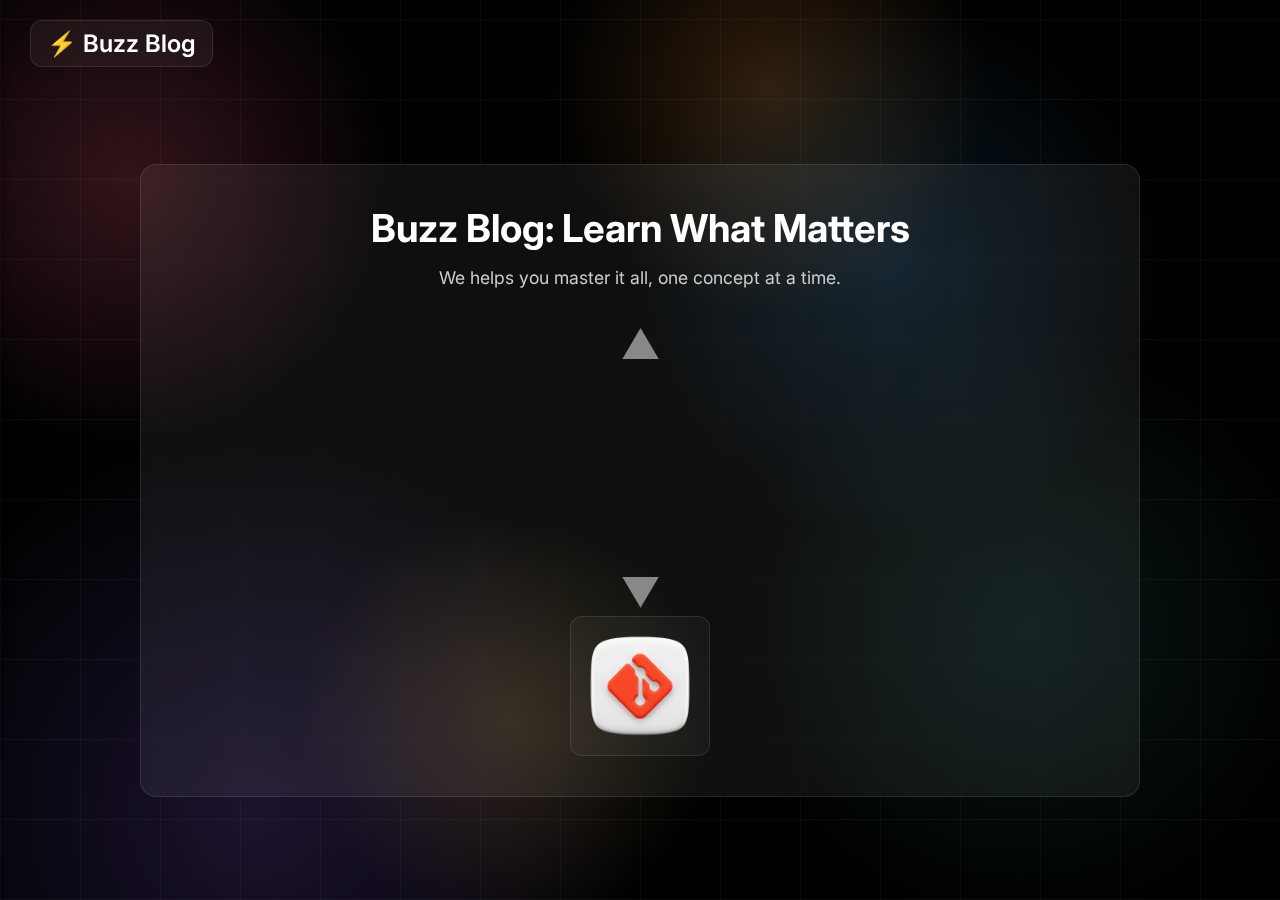
<file: index.html>
<!DOCTYPE html>
<html lang="en">

<head>
    <meta charset="UTF-8" />
    <meta name="viewport" content="width=device-width, initial-scale=1.0" />
    <title>Buzz Blog</title>
    <link rel="stylesheet" href="/assets/css/index.css" />
    <link href="https://fonts.googleapis.com/css2?family=Inter:wght@400;600&display=swap" rel="stylesheet">
</head>

<body>

    <div class="glass-floor"></div>

    <aside id="smartSidebar" class="smart-sidebar">
        <nav>
            <ul>
                <li><a href="/index.html">🏠 Home</a></li>
                <li><a href="/about.html">📖 About</a></li>
            </ul>
        </nav>
    </aside>


    <header class="logo-bar">
        <div class="logo">⚡ Buzz Blog</div>
    </header>

    <section class="hero-section">
        <div class="hero-content">
            <h1>Buzz Blog: Learn What Matters</h1>
            <p>We helps you master it all, one concept at a time.</p>
            <section class="vertical-wrapper">
                <div class="nav-arrow up-arrow">▲</div>

                <section class="vertical-slider" tabindex="0">
                    <a href="/topics/oops.html" class="topic-slide">OOPS</a>
                    <a href="/topics/git.html" class="topic-slide">Git</a>
                    <a href="/topics/databases.html" class="topic-slide">Database Managment System</a>
                    <a href="/topics/distributed-systems.html" class="topic-slide">Distributed Systems</a>
                    <a href="/topics/system-design.html" class="topic-slide">System Design</a>
                </section>

                <div class="nav-arrow down-arrow">▼</div>
            </section>

            <div class="icon-display">
                <img id="topic-icon" src="/assets/icons/git.png" alt="Topic Icon" />
            </div>
        </div>

    </section>




    <script src="/assets/js/index.js" defer></script>
</body>

</html>
</file>
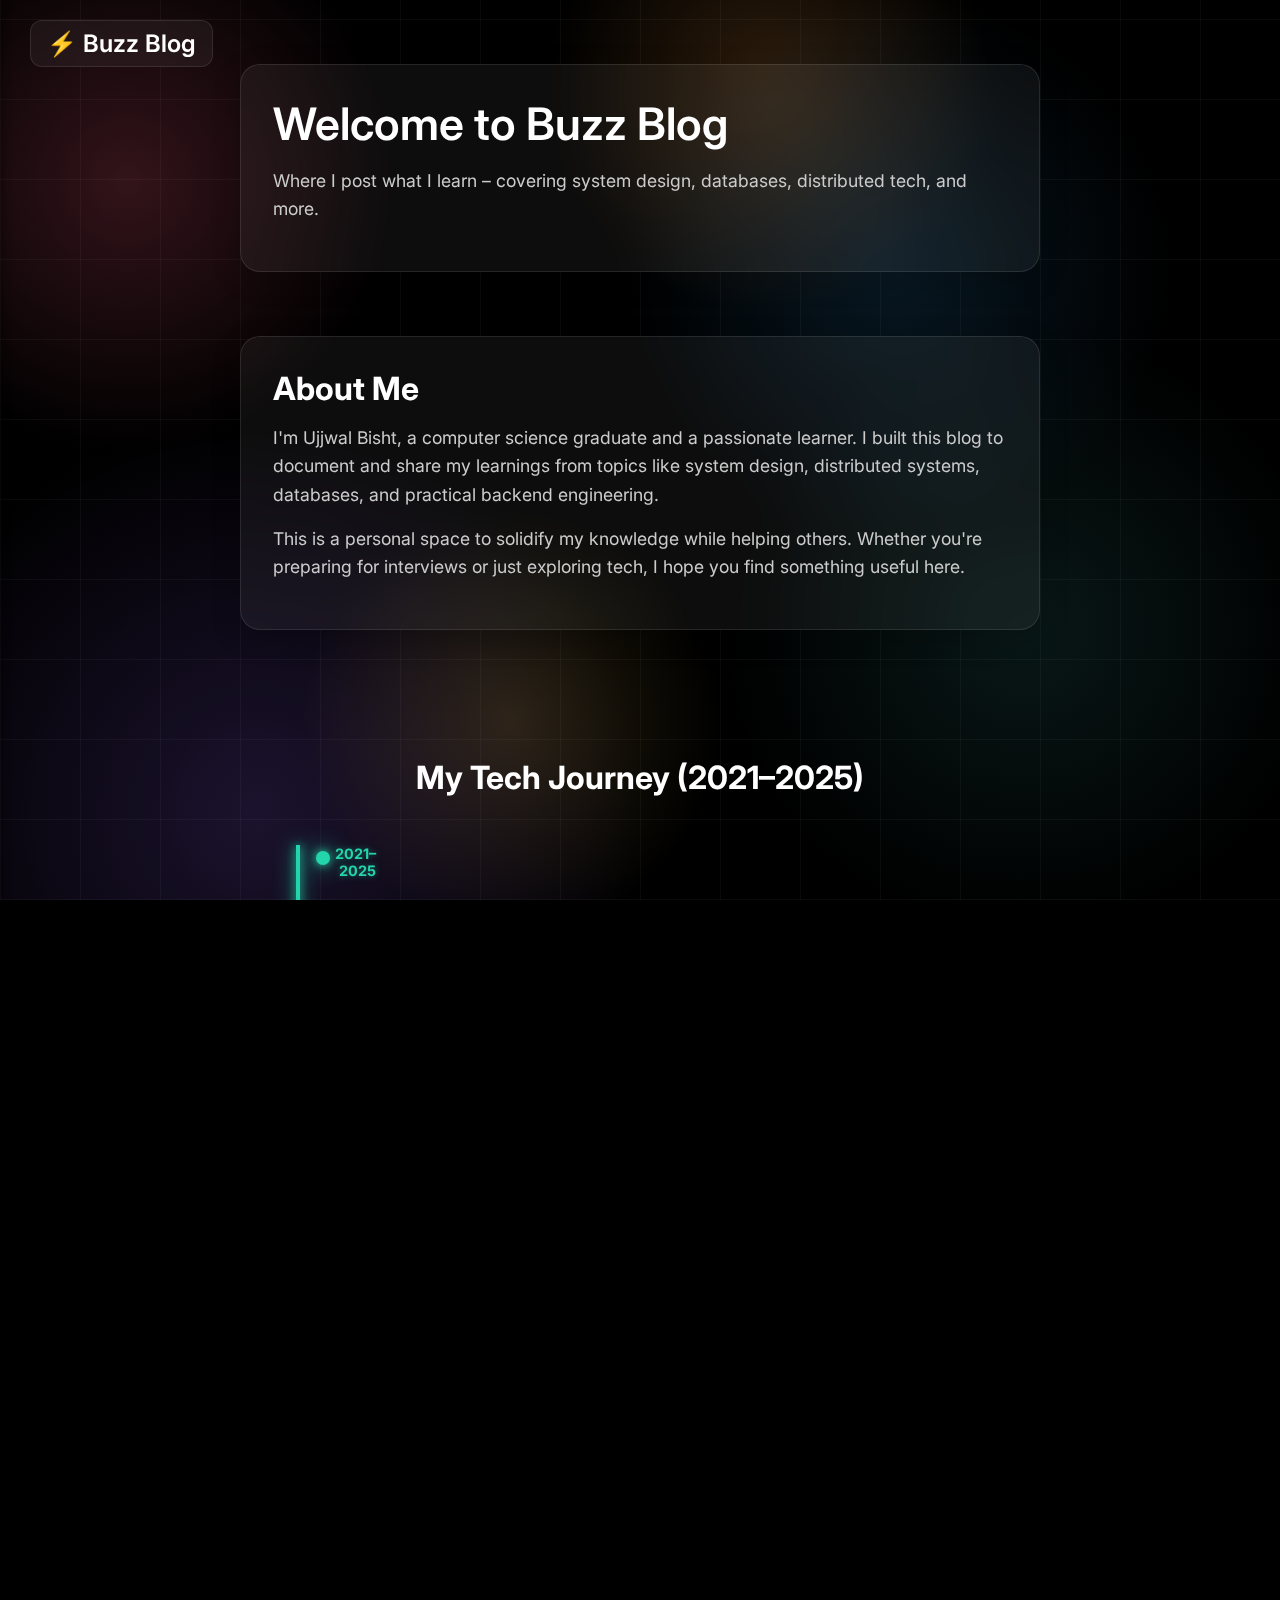
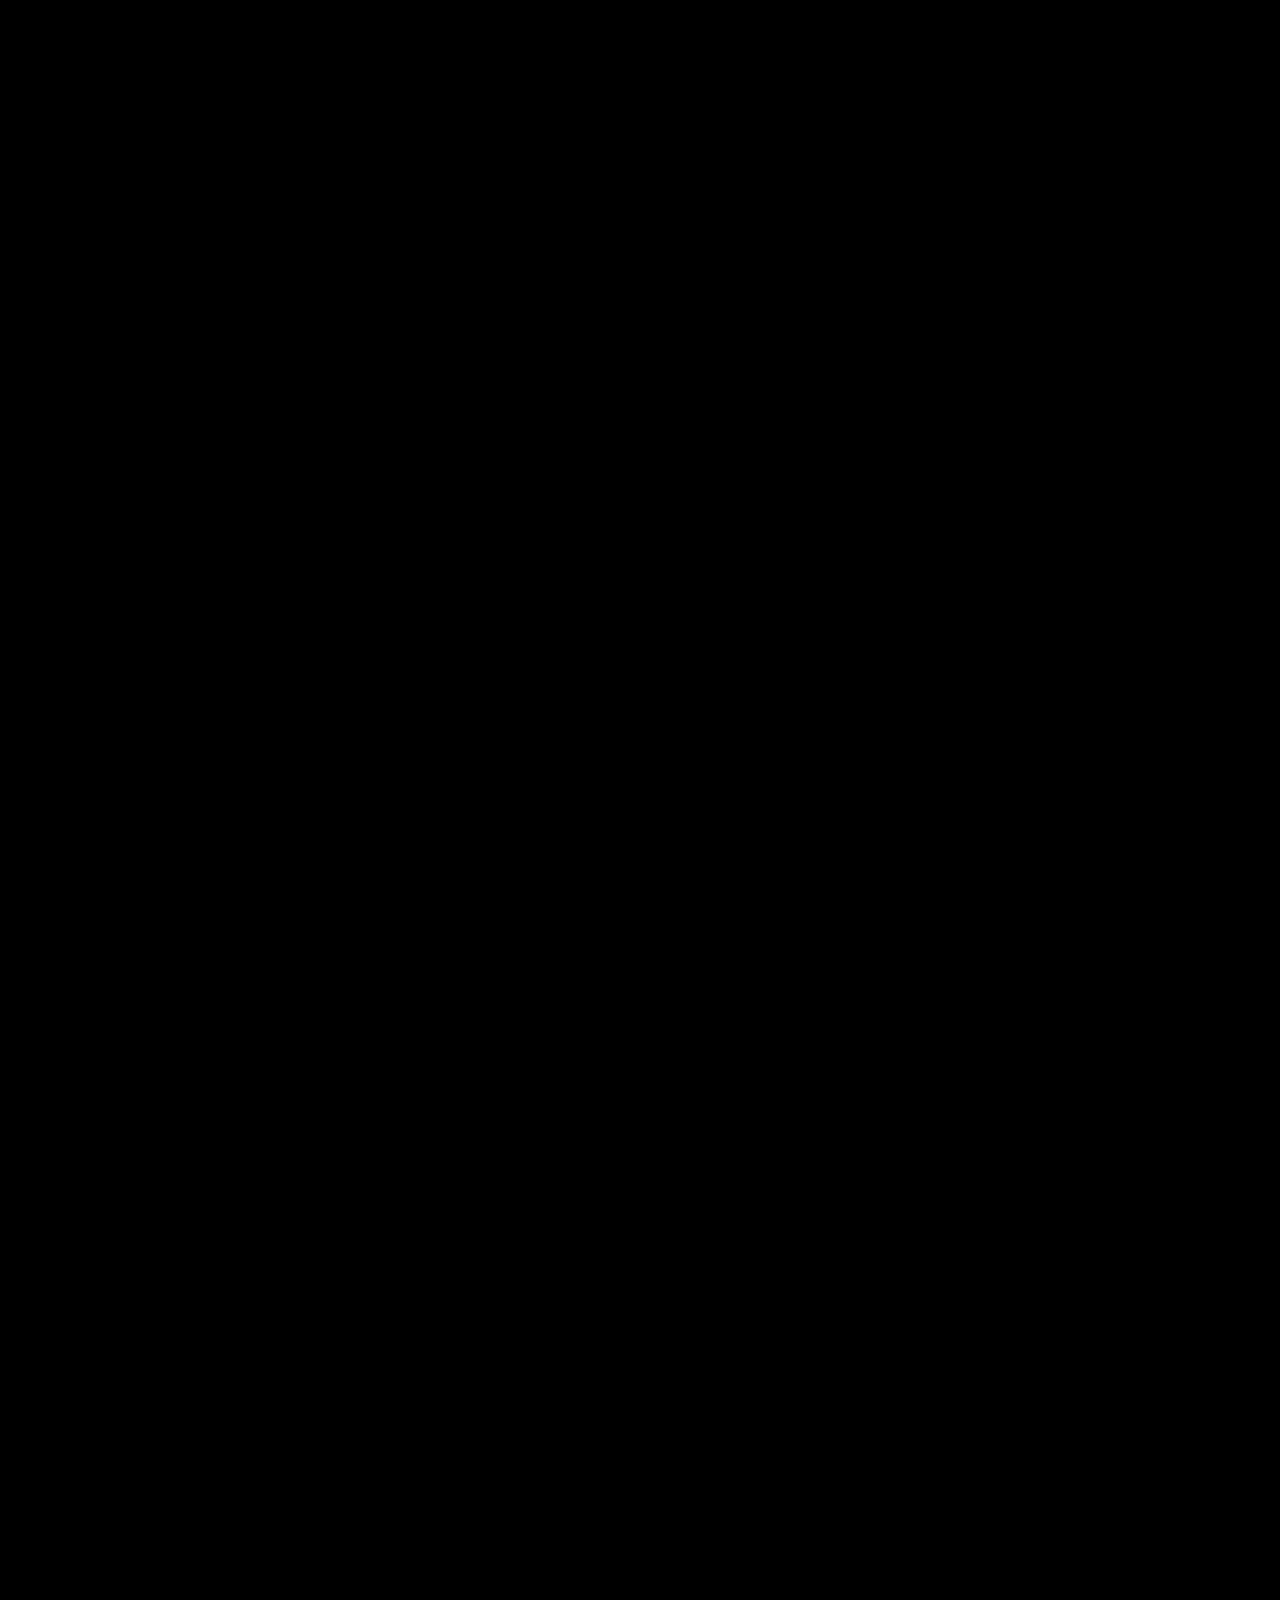
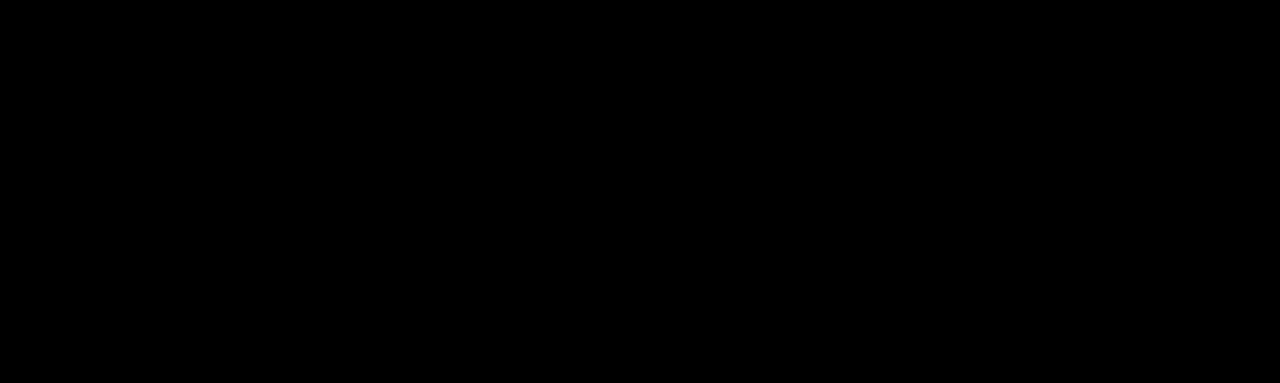
<file: about.html>
<!DOCTYPE html>
<html lang="en">

<head>
    <meta charset="UTF-8" />
    <meta name="viewport" content="width=device-width, initial-scale=1.0" />
    <title>Buzz Blog</title>
    <link rel="stylesheet" href="/assets/css/about.css" />
    <link href="https://fonts.googleapis.com/css2?family=Inter:wght@400;600&display=swap" rel="stylesheet">
</head>

<body>

    <div class="glass-floor"></div>

    <aside id="smartSidebar" class="smart-sidebar">
        <nav>
            <ul>
                <li><a href="/index.html">🏠 Home</a></li>
                <li><a href="/about.html">📖 About</a></li>
            </ul>
        </nav>
    </aside>

    <header class="logo-bar">
        <div class="logo">⚡ Buzz Blog</div>
    </header>

    <section class="intro-section glass-box">
        <h1>Welcome to Buzz Blog</h1>
        <p>Where I post what I learn – covering system design, databases, distributed tech, and more.</p>
    </section>

    <section class="about-section glass-box">
        <h2>About Me</h2>
        <p>I'm Ujjwal Bisht, a computer science graduate and a passionate learner. I built this blog to document and
            share my learnings from topics like system design, distributed systems, databases, and practical backend
            engineering.</p>
        <p>This is a personal space to solidify my knowledge while helping others. Whether you're preparing for
            interviews or just exploring tech, I hope you find something useful here.</p>
    </section>

    <section class="timeline-section">
        <h2 class="section-title">My Tech Journey (2021–2025)</h2>
        <div class="timeline-wrapper">

            <div class="timeline-block animate-on-scroll">
                <div class="timeline-left">2021–2025</div>
                <div class="timeline-dot"></div>
                <div class="timeline-content glass-box">
                    <h3>🎓 BTech in CSE</h3>
                    <p>Graphic Era Hill University</p>

                    <div class="sub-events">

                        <div class="sub-event animate-on-scroll delay-1">
                            <h4>
                                <img src="/assets/images/amazon-logo.png" alt="Amazon Logo" class="icon-logo" />
                                Amazon ML Summer School
                            </h4>
                            <p>Completed an intensive ML program focused on real-world production pipelines.</p>

                            <div class="certificate-preview">
                                <img src="/assets/certificates/amazon_ml.jpeg" alt="Amazon ML Certificate" />
                            </div>
                        </div>


                        <!-- Certifications -->
                        <div class="sub-event animate-on-scroll delay-2">
                            <h4>📜 Certifications</h4>
                            <div class="badges">
                                <a href="https://www.credly.com/badges/5a8836c4-73d0-4eb5-827c-65efadba14b4"
                                    target="_blank" class="badge">
                                    WorldQuant – Data Science (6 months)
                                </a>
                                <img src="/assets/badges/applied_data_science_badge.png" alt="WorldQuant Badge"
                                    class="badge-icon" />
                            </div>

                            <div class="badges">
                                <a href="https://datastax.academy/badges/badge.php?hash=18f696dc52961309884f773f4ad098c43dfcd06b"
                                    target="_blank" class="badge">
                                    DS201: Foundations of Apache Cassandra™
                                </a>
                                <img src="assets/badges/DS201_Foundations_of_Apache_Cassandra™ (1).png"
                                    alt="DataStax Badge" class="badge-icon" />
                            </div>

                            <div class="badges">
                                <a href="https://www.hackerrank.com/certificates/58c43ef810c1" target="_blank"
                                    class="badge">
                                    SQL (Intermediate) Certified by HackerRank
                                </a>
                                <img src="assets/certificates/sql_hackrrnk.png" alt="DataStax Badge"
                                    class="badge-icon" />
                            </div>

                        </div>


                        <!-- CP -->
                        <div class="sub-event animate-on-scroll delay-3">
                            <h4>🏆 Programming</h4>
                            <div class="badges">
                                <a href="https://leetcode.com/u/ujjwalbisht55/" target="_blank" class="badge">
                                    Top 3% LeetCode
                                </a>
                                <img src="assets/badges/knight_badge.png" alt="DataStax Badge" class="badge-icon" />
                            </div>

                            <div class="badges">
                                <a href="https://www.naukri.com/code360/profile/techE74" target="_blank" class="badge">
                                    Code360 Specialist
                                </a>
                                <img src="assets/badges/specialist.png" alt="DataStax Badge" class="badge-icon" />
                            </div>
                        </div>

                    </div>
                </div>
            </div>

        </div>
    </section>


    <section class="refs">
        <div class="refs_parent">
            <div class="refs_card">
                <div class="refs_logo">
                    <span class="refs_circle circle1"></span>
                    <span class="refs_circle circle2"></span>
                    <span class="refs_circle circle3"></span>
                    <span class="refs_circle circle4"></span>
                    <span class="refs_circle circle5">
                        <img src="/assets/images/Ujjwal_Photograph.jpg" class="svg" alt="Profile" />
                    </span>
                </div>

                <div class="refs_glass"></div>

                <div class="refs_content">
                    <span class="refs_title">My Dev Profiles</span>
                    <span class="refs_text">Explore my projects, ML notebooks, and contributions to the tech
                        community.</span>
                </div>

                <div class="refs_bottom">
                    <div class="refs_social-buttons-container">

                        <a href="https://github.com/teche74" class="refs_social-button" target="_blank" title="GitHub">
                            <img src="/assets/icons/icons8-github-48.png" alt="GitHub" class="refs_icon" />
                        </a>

                        <a href="https://www.kaggle.com/ujjwalbisht" class="refs_social-button" target="_blank"
                            title="Kaggle">
                            <img src="/assets/icons/4373210_kaggle_logo_logos_icon.png" alt="Kaggle" class="refs_icon" />
                        </a>
                    </div>

                    <div class="refs_view-more">
                        <a class="refs_view-more-button" href="https://github.com/teche74?tab=repositories"
                            target="_blank">View Projects</a>
                        <svg class="refs_svg" xmlns="http://www.w3.org/2000/svg" viewBox="0 0 24 24"
                            stroke-linecap="round" stroke-linejoin="round">
                            <path d="m6 9 6 6 6-6"></path>
                        </svg>
                    </div>
                </div>
            </div>
        </div>

    </section>



    <script src="/assets/js/about.js" defer></script>
</body>

</html>
</file>
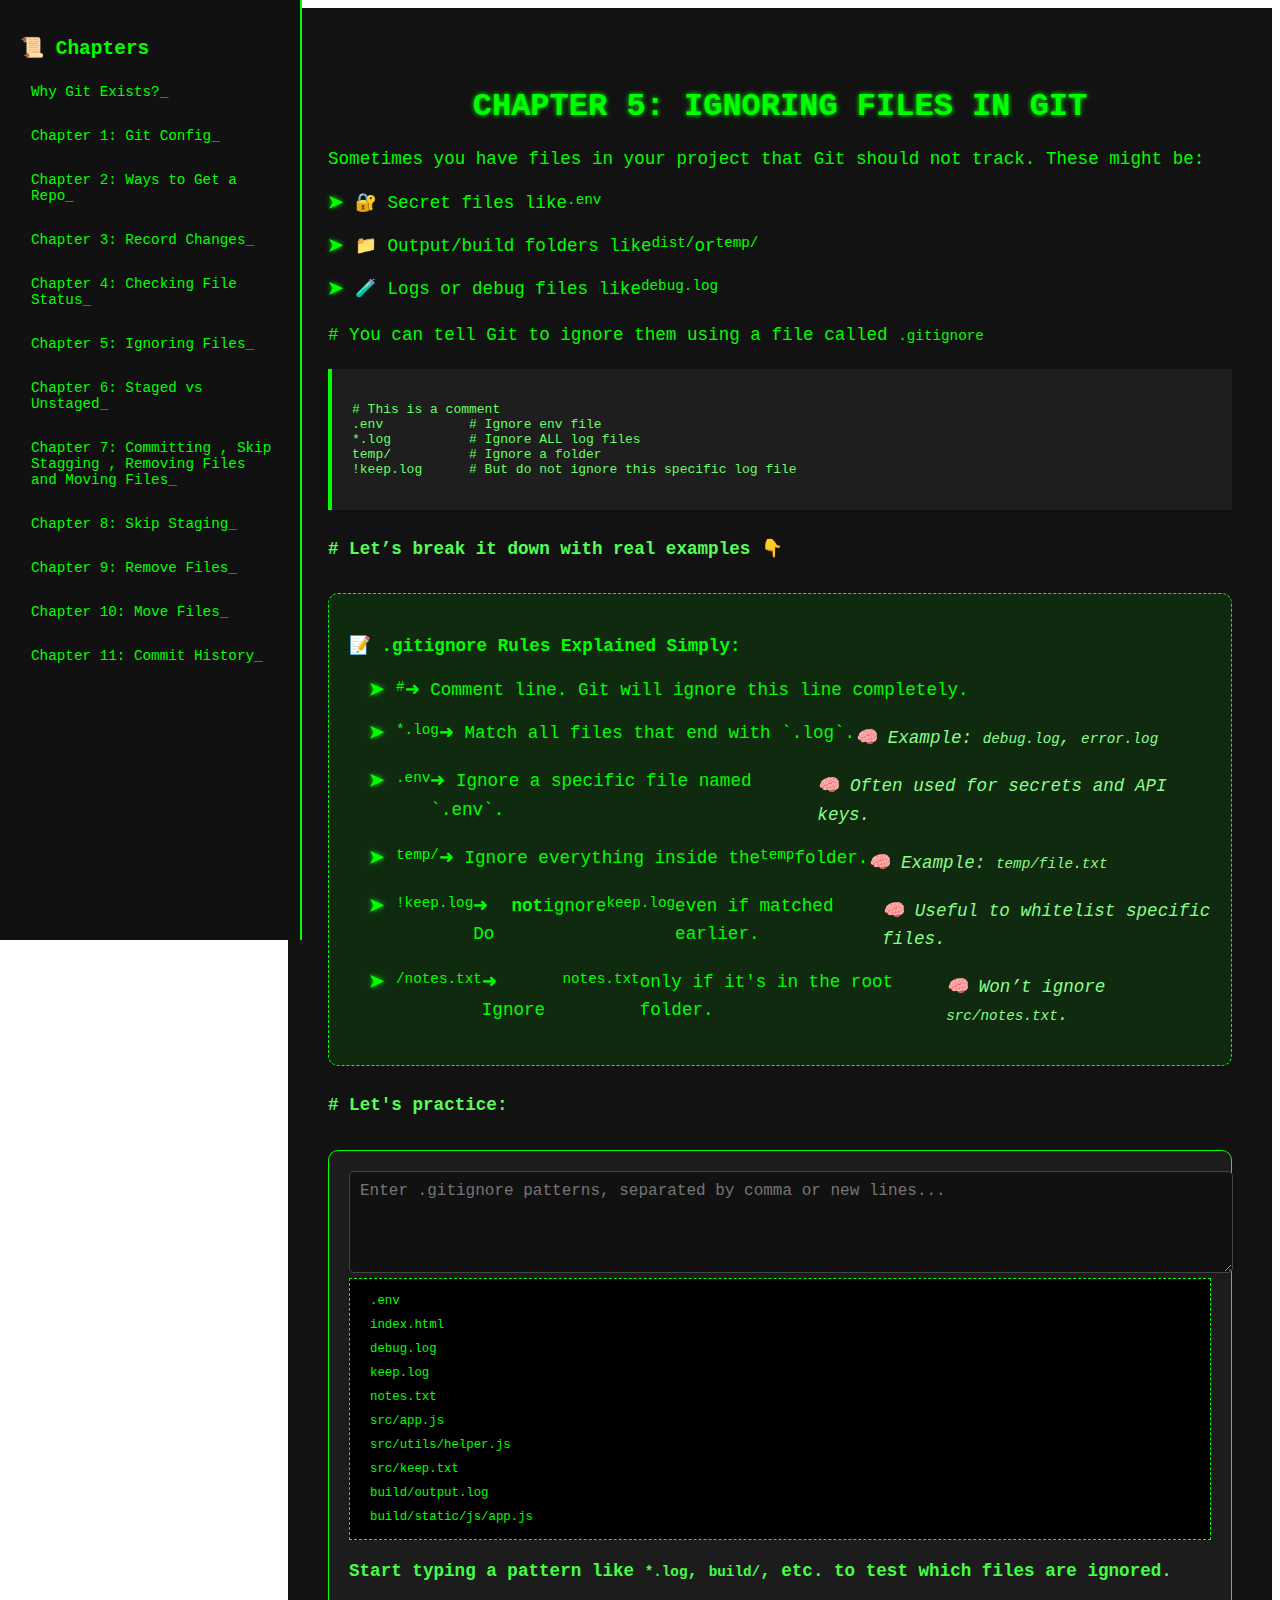
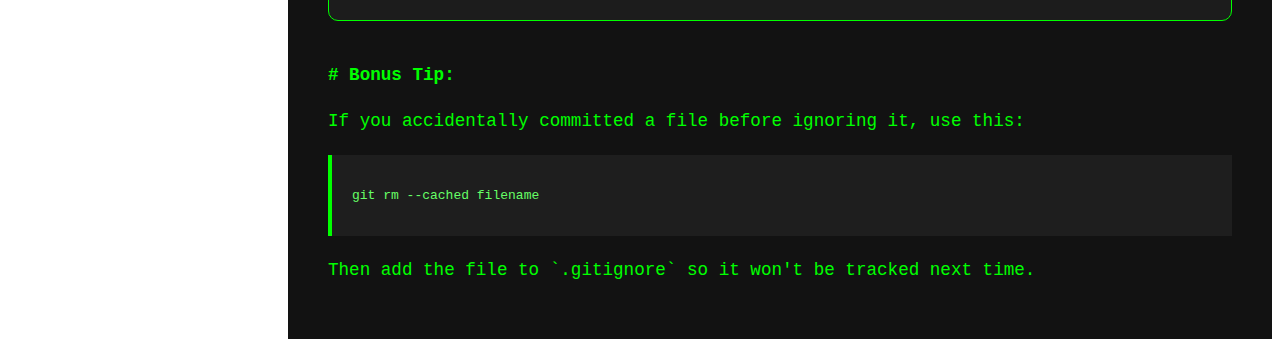
<file: topics/Git_Github/gitignore.html>
<!DOCTYPE html>
<html lang="en">

<head>
    <meta charset="UTF-8" />
    <meta name="viewport" content="width=device-width, initial-scale=1.0" />
    <title>Chapter 5: Ignoring Files in Git</title>
    <link rel="stylesheet" href="../../assets/css/gitignore.css" />
</head>

<body>
    <button class="sidebar-toggle" onclick="toggleSidebar()">☰ Menu</button>

    <div class="sidebar">
        <h2>📜 Chapters</h2>
        <ul>
            <li><a href="../Git_Github/vcs_main.html">Why Git Exists?</a></li>
            <li><a href="../Git_Github/first_time_config.html">Chapter 1: Git Config</a></li>
            <li><a href="../Git_Github/getrepoways.html">Chapter 2: Ways to Get a Repo</a></li>
            <li><a href="../Git_Github/recordchanges.html">Chapter 3: Record Changes</a></li>
            <li><a href="../Git_Github/checking_status.html" class="active">Chapter 4: Checking File Status</a>
            </li>
            <li><a href="../Git_Github/gitignore.html">Chapter 5: Ignoring Files</a></li>
            <li><a href="../Git_Github/StagedorUnstaged.html">Chapter 6: Staged vs Unstaged</a></li>
            <li><a href="../Git_Github/Committing.html">Chapter 7: Committing , Skip Stagging , Removing Files and Moving Files</a></li>
            <li><a href="#">Chapter 8: Skip Staging</a></li>
            <li><a href="#">Chapter 9: Remove Files</a></li>
            <li><a href="#">Chapter 10: Move Files</a></li>
            <li><a href="#">Chapter 11: Commit History</a></li>
        </ul>
    </div>

    <div class="content">
        <h1 class="title">Chapter 5: Ignoring Files in Git</h1>

        <div class="intro">

            <p>Sometimes you have files in your project that Git should not track. These might be:</p>
            <ul>
                <li>🔐 Secret files like <code>.env</code></li>
                <li>📁 Output/build folders like <code>dist/</code> or <code>temp/</code></li>
                <li>🧪 Logs or debug files like <code>debug.log</code></li>
            </ul>

            <p class="info"># You can tell Git to ignore them using a file called <code>.gitignore</code></p>

            <div class="patterns-desc">
                <pre><code># This is a comment
.env           # Ignore env file
*.log          # Ignore ALL log files
temp/          # Ignore a folder
!keep.log      # But do not ignore this specific log file
</code></pre>
            </div>

            <p class="pattern-examples"># Let’s break it down with real examples 👇</p>

            <div class="examples">
                <h3>📝 .gitignore Rules Explained Simply:</h3>
                <ul>
                    <li><code>#</code> ➜ Comment line. Git will ignore this line completely.</li>
                    <li>
                        <code>*.log</code> ➜ Match all files that end with `.log`.
                        <br><span class="explain">🧠 Example: <code>debug.log</code>, <code>error.log</code></span>
                    </li>
                    <li>
                        <code>.env</code> ➜ Ignore a specific file named `.env`.
                        <br><span class="explain">🧠 Often used for secrets and API keys.</span>
                    </li>
                    <li>
                        <code>temp/</code> ➜ Ignore everything inside the <code>temp</code> folder.
                        <br><span class="explain">🧠 Example: <code>temp/file.txt</code></span>
                    </li>
                    <li>
                        <code>!keep.log</code> ➜ Do <strong>not</strong> ignore <code>keep.log</code> even if
                        matched earlier.
                        <br><span class="explain">🧠 Useful to whitelist specific files.</span>
                    </li>
                    <li>
                        <code>/notes.txt</code> ➜ Ignore <code>notes.txt</code> only if it's in the root folder.
                        <br><span class="explain">🧠 Won’t ignore <code>src/notes.txt</code>.</span>
                    </li>
                </ul>
            </div>

            <p class="practise_game"># Let's practice:</p>

            <div class="interactive-section">
                <textarea id="patternInput" placeholder="Enter .gitignore patterns, separated by comma or new lines..." oninput="updateFileList()"></textarea>
                <div id="fileList" class="file-list"></div>
                <div id="feedbackSection"></div>
            </div>


            <p class="help"># Bonus Tip:</p>
            <p>If you accidentally committed a file before ignoring it, use this:</p>
            <div class="code-block">
                <pre><code>git rm --cached filename</code></pre>
            </div>
            <p>Then add the file to `.gitignore` so it won't be tracked next time.</p>
        </div>
    </div>
    </div>

    <script src="../../assets/js/gitignore.js"></script>
</body>

</html>
</file>
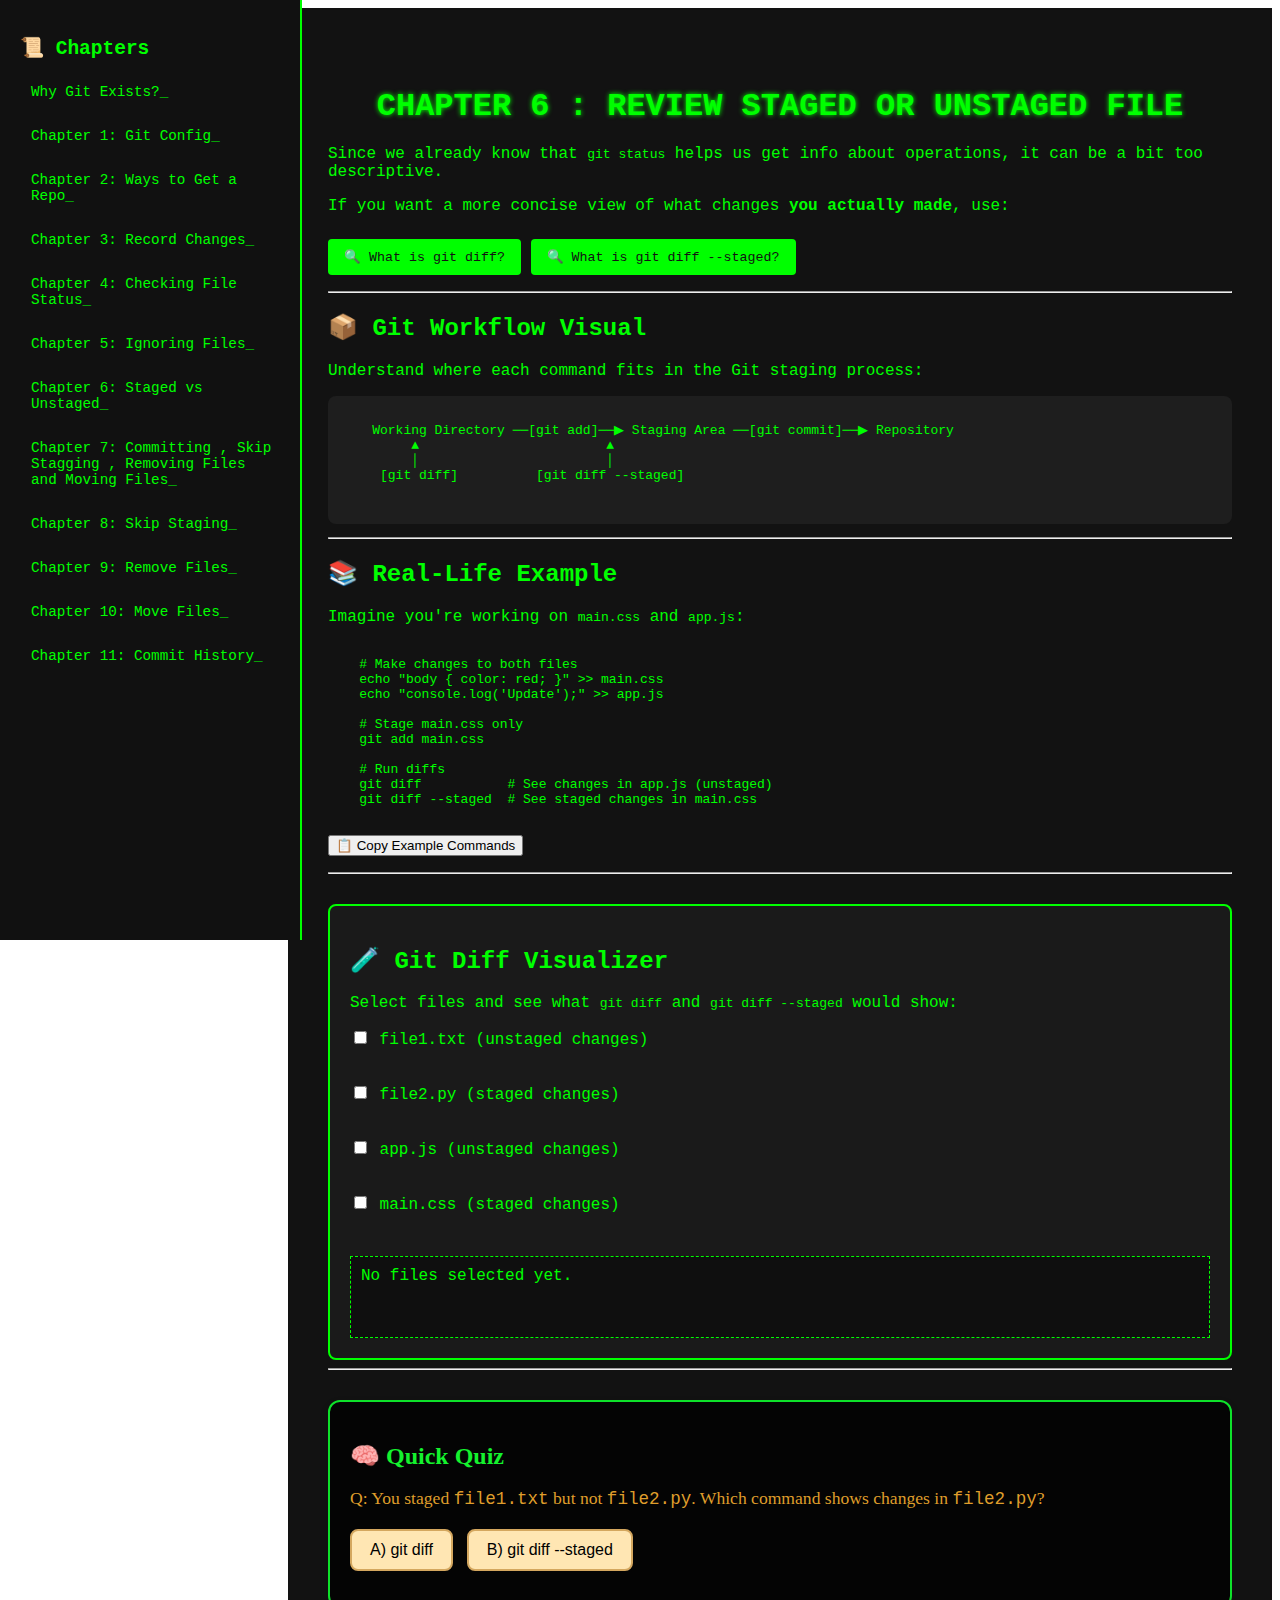
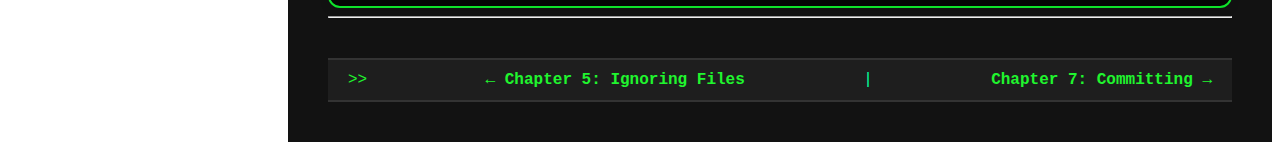
<file: topics/Git_Github/StagedorUnstaged.html>
<!DOCTYPE html>
<html lang="en">

<head>
    <meta charset="UTF-8" />
    <meta name="viewport" content="width=device-width, initial-scale=1.0" />
    <title>Chapter 5: Ignoring Files in Git</title>
    <link rel="stylesheet" href="../../assets/css/stagedorunstaged.css" />
</head>

<body>
    <button class="sidebar-toggle" onclick="toggleSidebar()">☰ Menu</button>

    <div class="sidebar">
        <h2>📜 Chapters</h2>
        <ul>
            <li><a href="../Git_Github/vcs_main.html">Why Git Exists?</a></li>
            <li><a href="../Git_Github/first_time_config.html">Chapter 1: Git Config</a></li>
            <li><a href="../Git_Github/getrepoways.html">Chapter 2: Ways to Get a Repo</a></li>
            <li><a href="../Git_Github/recordchanges.html">Chapter 3: Record Changes</a></li>
            <li><a href="../Git_Github/checking_status.html" class="active">Chapter 4: Checking File Status</a>
            </li>
            <li><a href="../Git_Github/gitignore.html">Chapter 5: Ignoring Files</a></li>
            <li><a href="../Git_Github/StagedorUnstaged.html">Chapter 6: Staged vs Unstaged</a></li>
            <li><a href="../Git_Github/Committing.html">Chapter 7: Committing , Skip Stagging , Removing Files and Moving Files</a></li>
            <li><a href="#">Chapter 8: Skip Staging</a></li>
            <li><a href="#">Chapter 9: Remove Files</a></li>
            <li><a href="#">Chapter 10: Move Files</a></li>
            <li><a href="#">Chapter 11: Commit History</a></li>
        </ul>
    </div>

    <main class="content">
        <h1 class="title">CHAPTER 6 : Review Staged or Unstaged File</h1>
    
        <p>Since we already know that <code>git status</code> helps us get info about operations, it can be a bit too descriptive.</p>
        <p>If you want a more concise view of what changes <strong>you actually made</strong>, use:</p>
    
        <div class="interactive-section">
            <button onclick="toggleExplanation('unstaged')">🔍 What is <code>git diff</code>?</button>
            <div class="explanation" id="unstaged">
                <p><code>git diff</code> shows changes made to files that are not staged yet. It highlights lines added (green) and removed (red).</p>
            </div>
    
            <button onclick="toggleExplanation('staged')">🔍 What is <code>git diff --staged</code>?</button>
            <div class="explanation" id="staged">
                <p><code>git diff --staged</code> shows differences between the last commit and staged changes, which will be part of the next commit.</p>
            </div>
        </div>
    
        <hr>
    
        <h2>📦 Git Workflow Visual</h2>
        <p>Understand where each command fits in the Git staging process:</p>
        <div class="workflow-diagram">
            <pre>
    Working Directory ──[git add]──▶ Staging Area ──[git commit]──▶ Repository
         ▲                        ▲
         │                        │
     [git diff]          [git diff --staged]
            </pre>
        </div>
    
        <hr>
    
        <h2>📚 Real-Life Example</h2>
        <p>Imagine you're working on <code>main.css</code> and <code>app.js</code>:</p>
        <pre><code>
    # Make changes to both files
    echo "body { color: red; }" >> main.css
    echo "console.log('Update');" >> app.js
    
    # Stage main.css only
    git add main.css
    
    # Run diffs
    git diff           # See changes in app.js (unstaged)
    git diff --staged  # See staged changes in main.css
        </code></pre>
    
        <button onclick="copyCommands()">📋 Copy Example Commands</button>
        <p id="copyStatus"></p>
    
        <hr>
    
        <div class="viz-section">
            <h2>🧪 Git Diff Visualizer</h2>
            <p>Select files and see what <code>git diff</code> and <code>git diff --staged</code> would show:</p>
            <div class="file-list">
                <label><input type="checkbox" class="unstaged" onchange="updateDiff()"> file1.txt (unstaged changes)</label><br>
                <label><input type="checkbox" class="staged" onchange="updateDiff()"> file2.py (staged changes)</label><br>
                <label><input type="checkbox" class="unstaged" onchange="updateDiff()"> app.js (unstaged changes)</label><br>
                <label><input type="checkbox" class="staged" onchange="updateDiff()"> main.css (staged changes)</label><br>
            </div>
            <div class="diff-output" id="diffOutput">No files selected yet.</div>
        </div>
    
        <hr>
    
        <div class="quiz">
            <h2>🧠 Quick Quiz</h2>
            <p>Q: You staged <code>file1.txt</code> but not <code>file2.py</code>. Which command shows changes in <code>file2.py</code>?</p>
            <button onclick="checkAnswer('a')">A) git diff</button>
            <button onclick="checkAnswer('b')">B) git diff --staged</button>
            <p id="quizResult"></p>
        </div>
    
        <hr>
    
        <div class="navigation">
            <a href="/VersionControlSystem/gitignore.html">← Chapter 5: Ignoring Files</a> |
            <a href="/VersionControlSystem/Committing.html">Chapter 7: Committing →</a>
        </div>
    </main>
    
    
    <script src="../../assets/js/stagedorunstaged.js"></script>
</body>

</html>
</file>
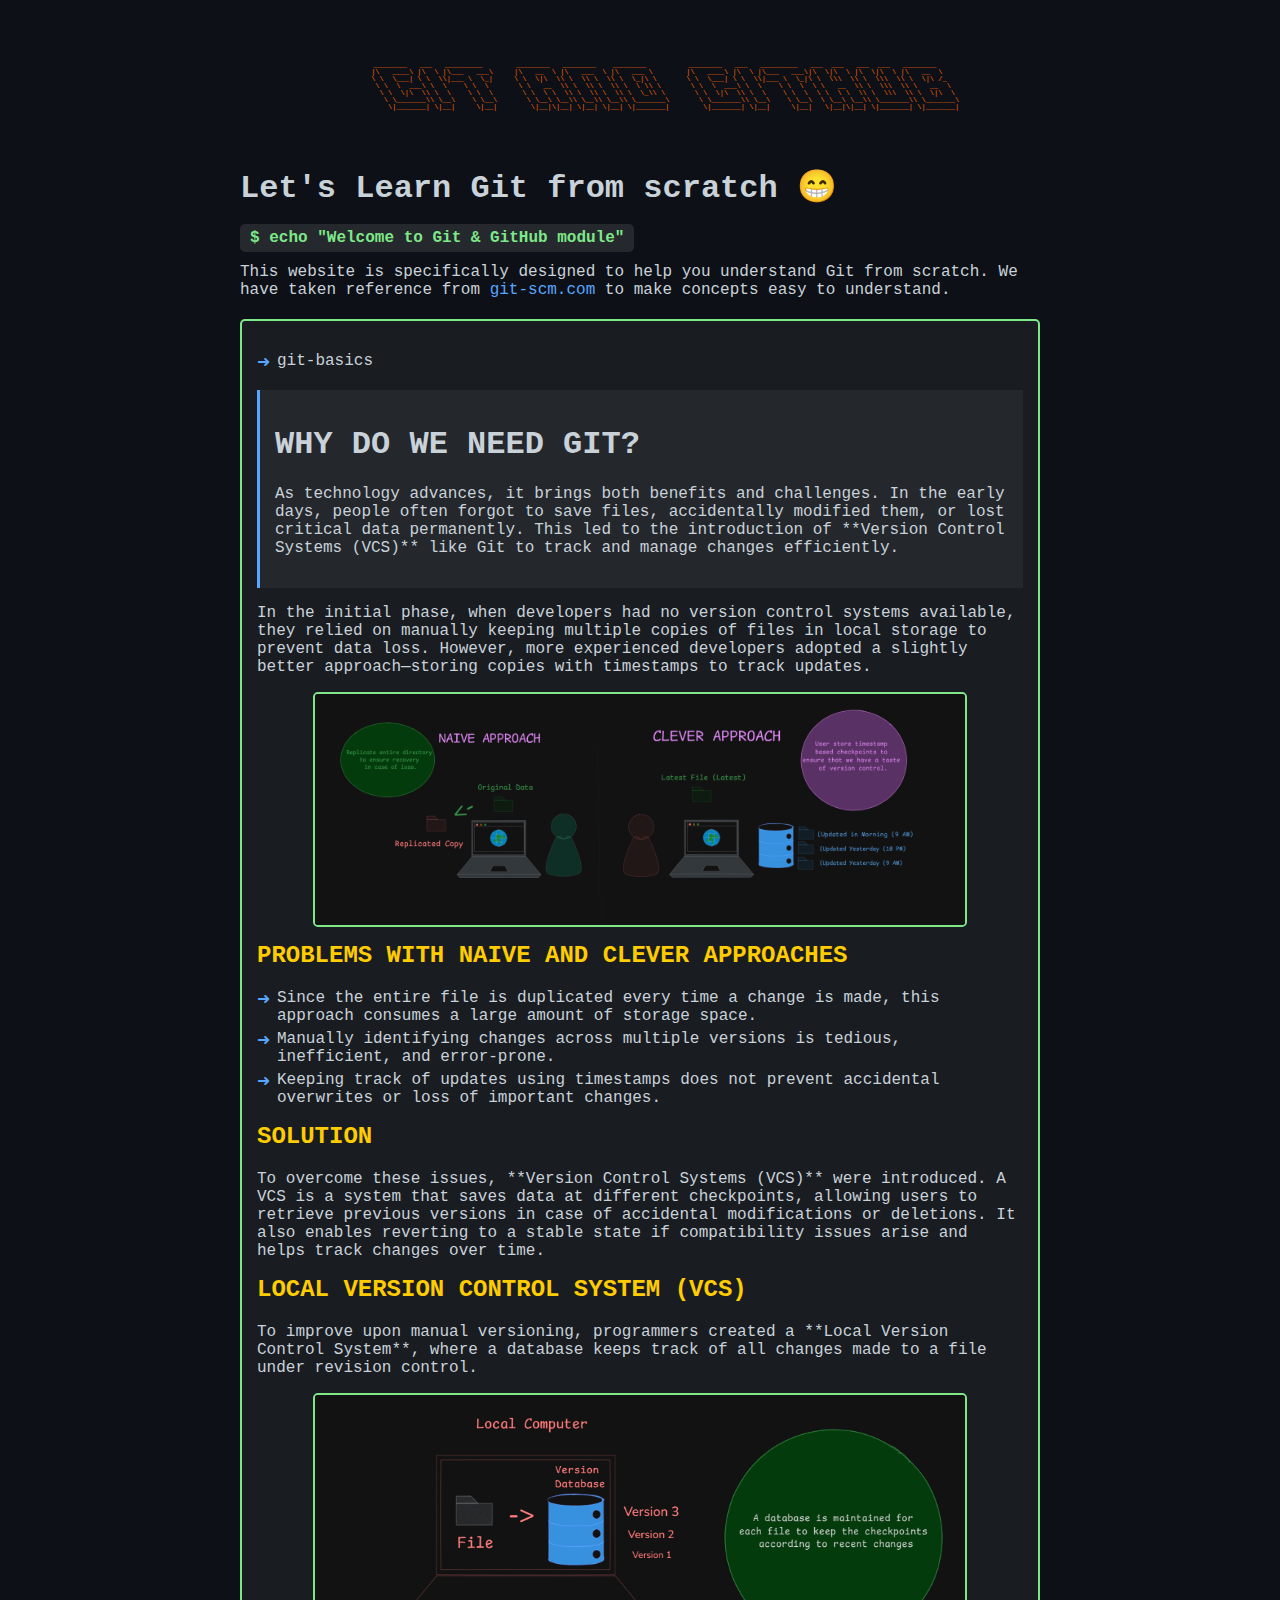
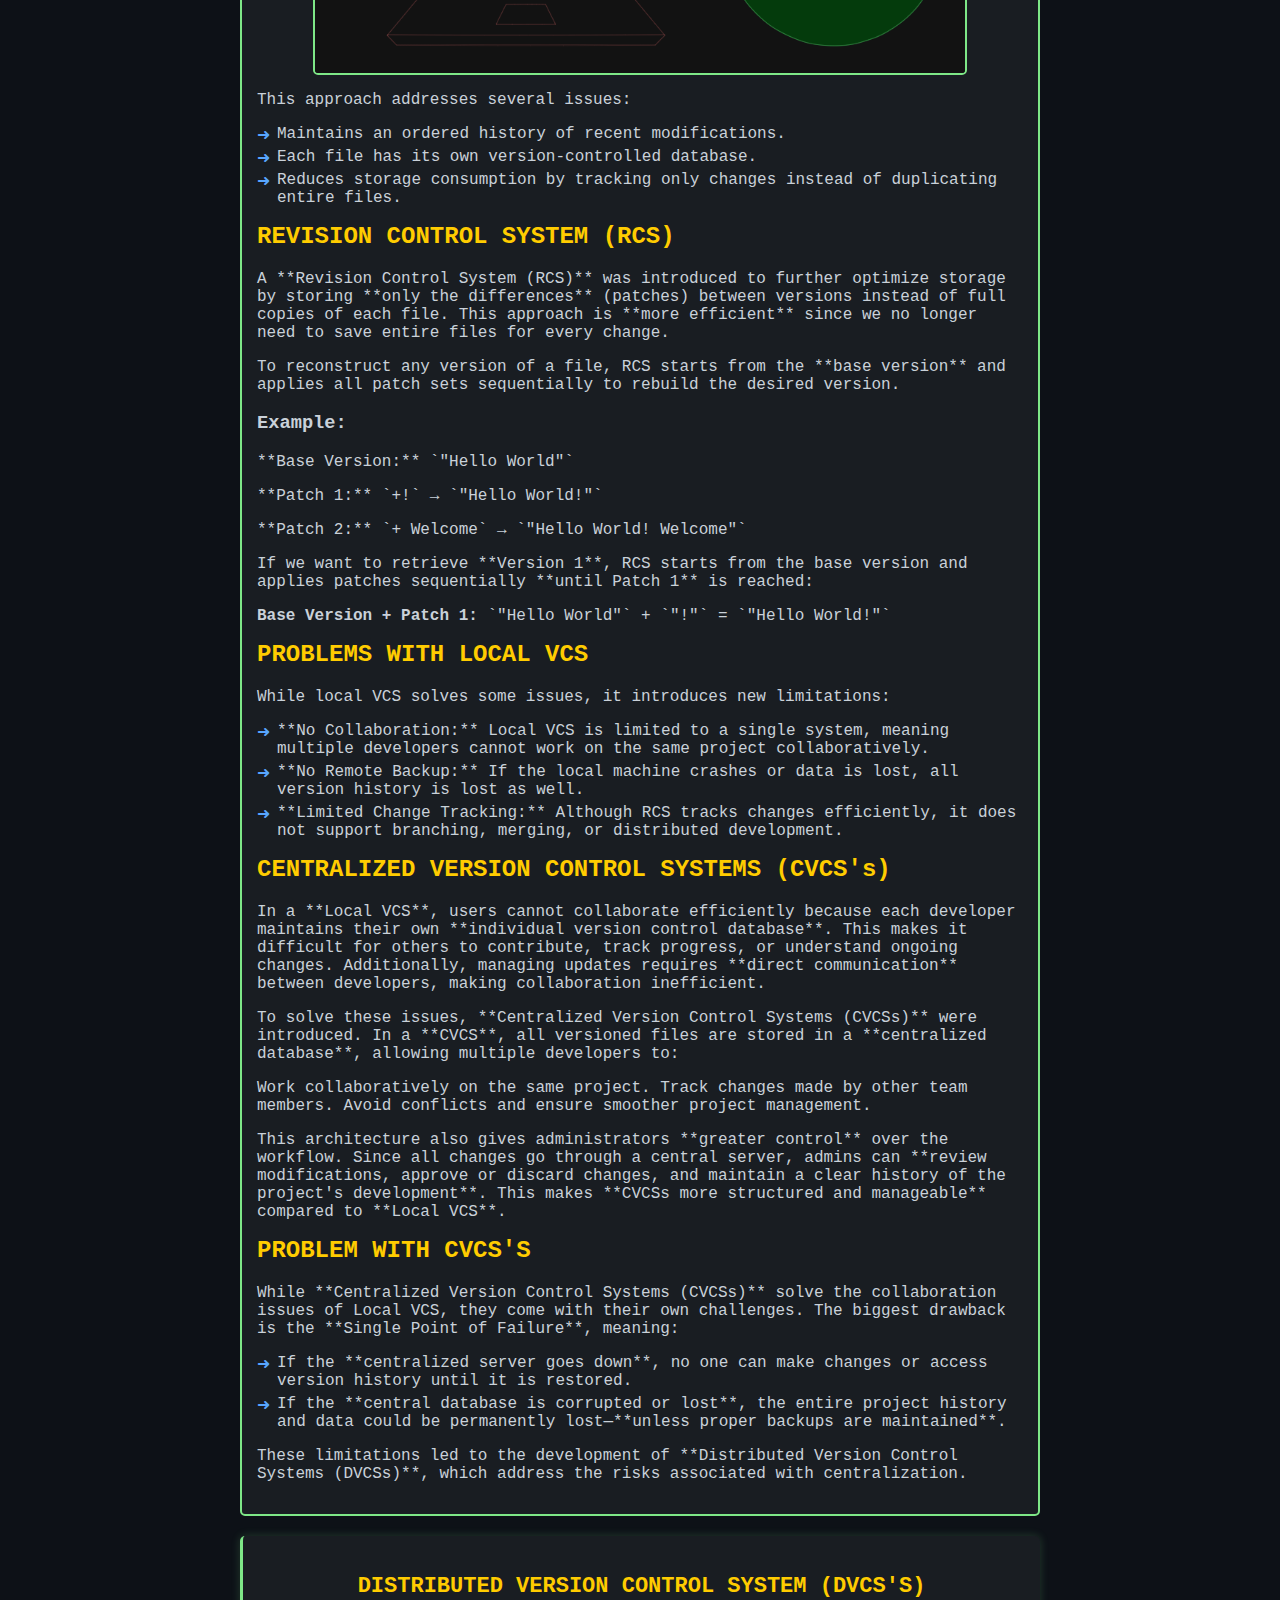
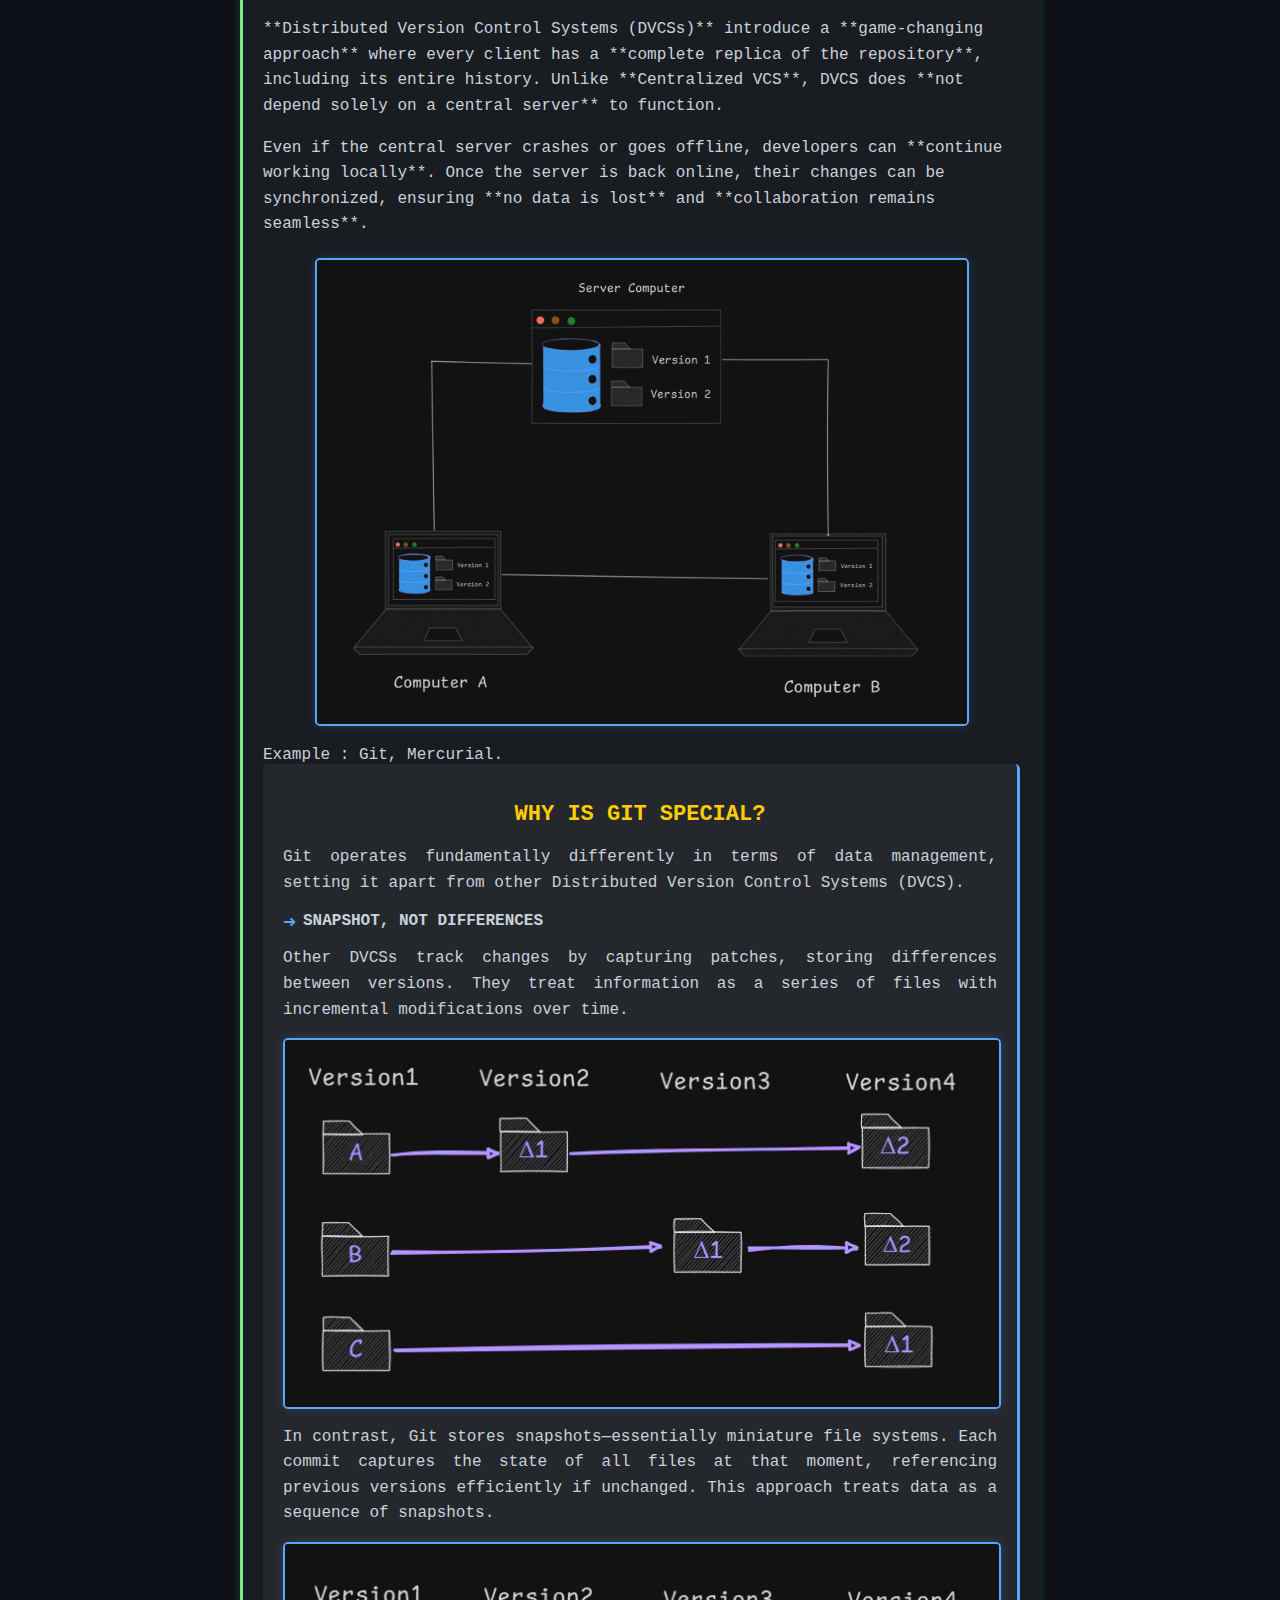
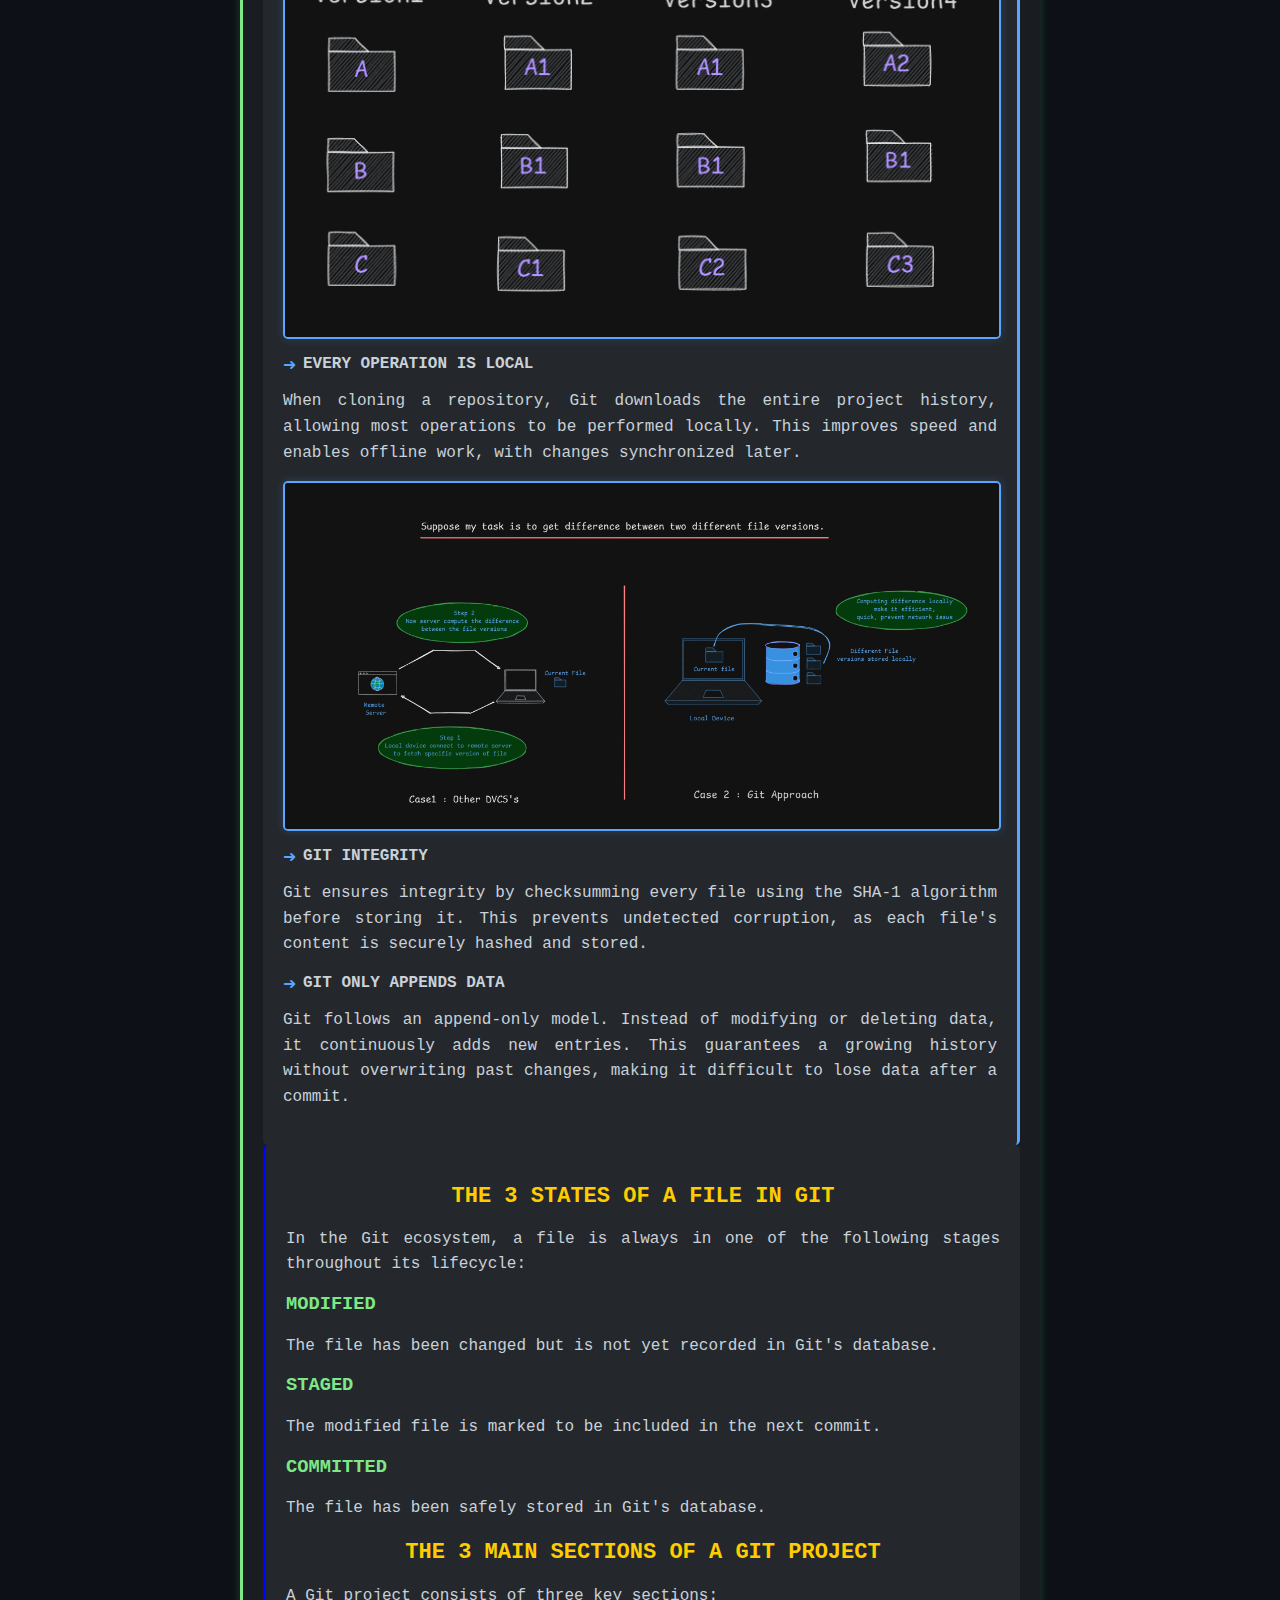
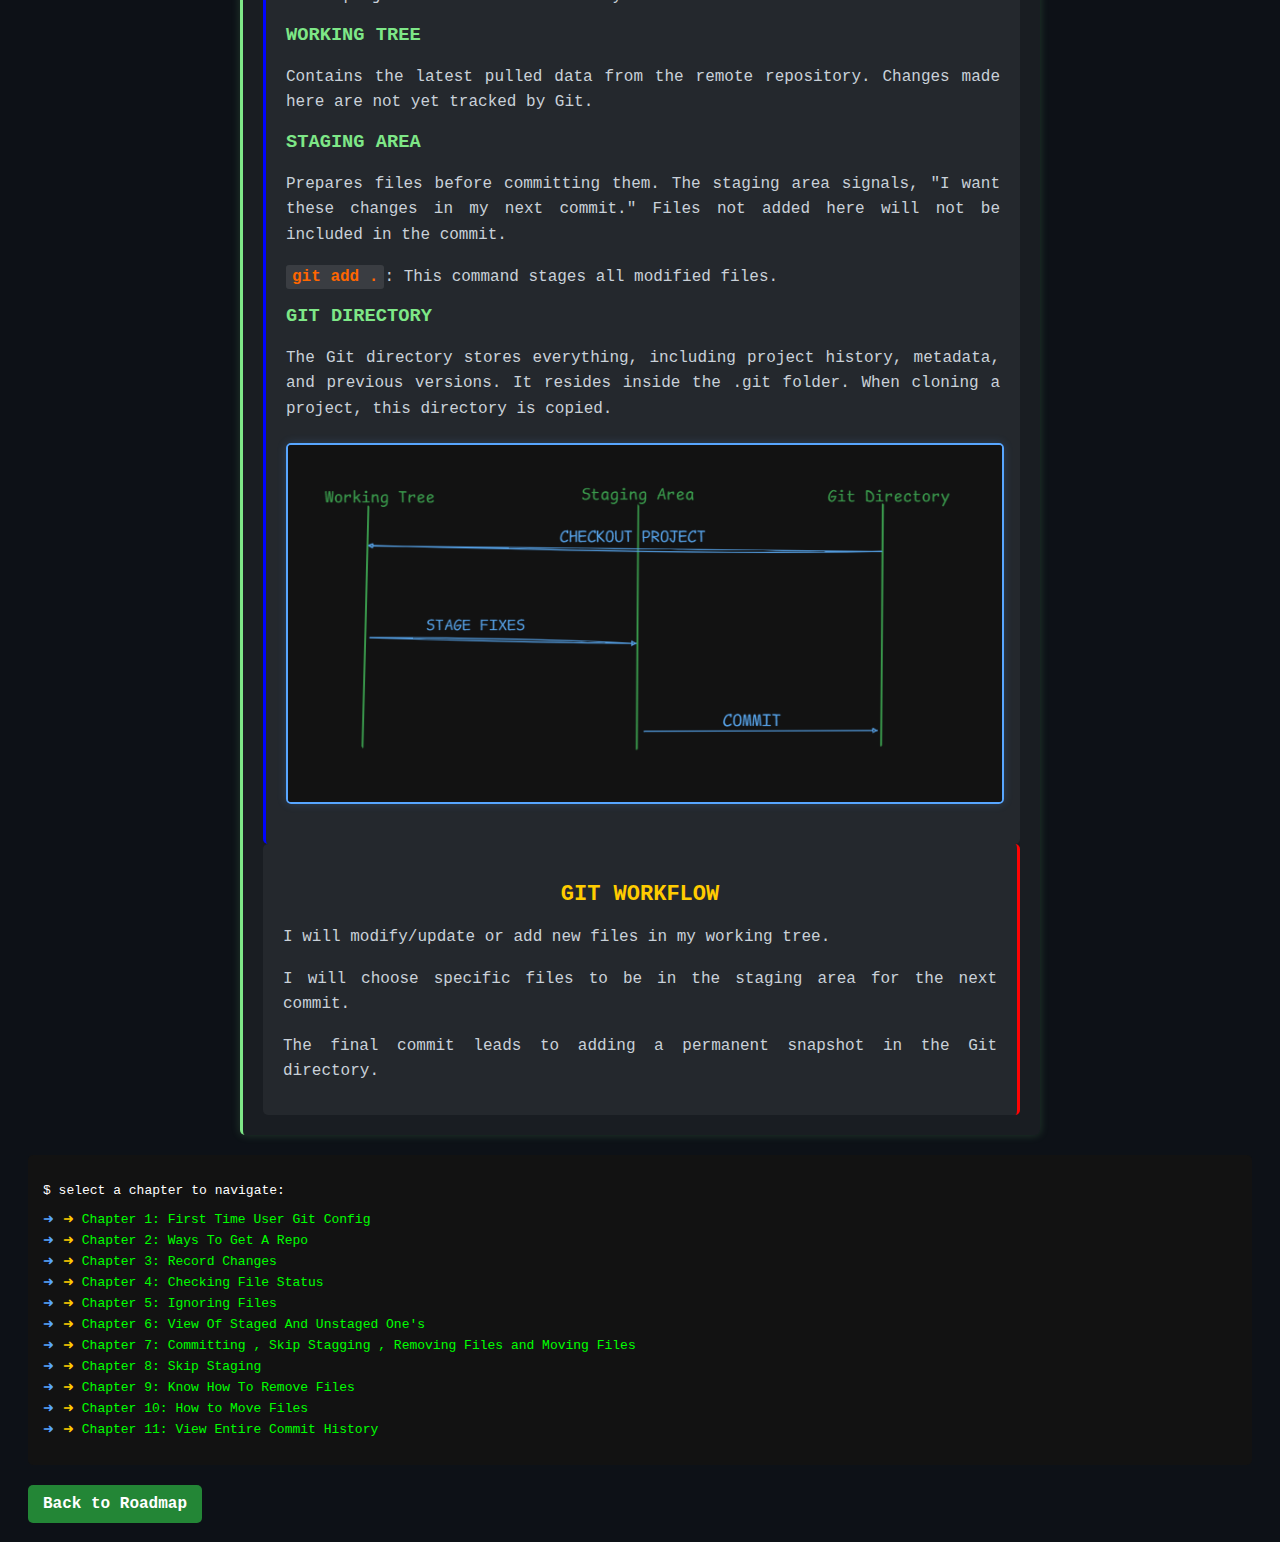
<file: topics/Git_Github/vcs_main.html>
<!DOCTYPE html>
<html lang="en">

<head>
    <meta charset="UTF-8">
    <title>Git & GitHub - Data Engineering Hub</title>
    <link rel="stylesheet" href="../../assets/css/vcs_index.css">

</head>

<body>

    <div class="container">
        <!-- ASCII Git Logo -->
        <pre class="ascii-logo">

            ________   ___   _________        ________   ________    ________          ________   ___   _________   ___  ___   ___  ___   ________     
            |\   ____\ |\  \ |\___   ___\     |\   __  \ |\   ___  \ |\   ___ \        |\   ____\ |\  \ |\___   ___\|\  \|\  \ |\  \|\  \ |\   __  \    
            \ \  \___| \ \  \\|___ \  \_|     \ \  \|\  \\ \  \\ \  \\ \  \_|\ \       \ \  \___| \ \  \\|___ \  \_|\ \  \\\  \\ \  \\\  \\ \  \|\ /_   
             \ \  \  ___\ \  \    \ \  \       \ \   __  \\ \  \\ \  \\ \  \ \\ \       \ \  \  ___\ \  \    \ \  \  \ \   __  \\ \  \\\  \\ \   __  \  
              \ \  \|\  \\ \  \    \ \  \       \ \  \ \  \\ \  \\ \  \\ \  \_\\ \       \ \  \|\  \\ \  \    \ \  \  \ \  \ \  \\ \  \\\  \\ \  \|\  \ 
               \ \_______\\ \__\    \ \__\       \ \__\ \__\\ \__\\ \__\\ \_______\       \ \_______\\ \__\    \ \__\  \ \__\ \__\\ \_______\\ \_______\
                \|_______| \|__|     \|__|        \|__|\|__| \|__| \|__| \|_______|        \|_______| \|__|     \|__|   \|__|\|__| \|_______| \|_______|
                                                                                                                                                        
                                                                                                                                                        
                                                                                                                                                        
            
        </pre>

        <h1>Let's Learn Git from scratch 😁</h1>

        <p><span class="cmd">$ echo "Welcome to Git & GitHub module"</span></p>

        <p>
            This website is specifically designed to help you understand Git from scratch.
            We have taken reference from
            <a href="https://git-scm.com/book/en/v2" target="_blank"
                style="color:#58a6ff; text-decoration: none;">git-scm.com</a>
            to make concepts easy to understand.
        </p>




        <div class="old_phase">
            <ul>
                <li> git-basics</li>
            </ul>
            <div class="git-history">
                <h1>WHY DO WE NEED GIT?</h1>

                <p>As technology advances, it brings both benefits and challenges. In the early days, people often
                    forgot to save files, accidentally modified them, or lost critical data permanently. This led to the
                    introduction of **Version Control Systems (VCS)** like Git to track and manage changes efficiently.
                </p>
            </div>
            <p>In the initial phase, when developers had no version control systems available, they relied on manually
                keeping multiple copies of files in local storage to prevent data loss. However, more experienced
                developers adopted a slightly better approach—storing copies with timestamps to track updates.</p>

            <img src="../../assets/images/no_vcs_approach.png" alt="" width="650px">

            <h2>PROBLEMS WITH NAIVE AND CLEVER APPROACHES</h2>
            <ul>
                <li>Since the entire file is duplicated every time a change is made, this approach consumes a large
                    amount of storage space.</li>
                <li>Manually identifying changes across multiple versions is tedious, inefficient, and error-prone.</li>
                <li>Keeping track of updates using timestamps does not prevent accidental overwrites or loss of
                    important changes.</li>
            </ul>

            <h2>SOLUTION</h2>
            <p>To overcome these issues, **Version Control Systems (VCS)** were introduced. A VCS is a system that saves
                data at different checkpoints, allowing users to retrieve previous versions in case of accidental
                modifications or deletions. It also enables reverting to a stable state if compatibility issues arise
                and helps track changes over time.</p>

            <h2>LOCAL VERSION CONTROL SYSTEM (VCS)</h2>
            <p>To improve upon manual versioning, programmers created a **Local Version Control System**, where a
                database keeps track of all changes made to a file under revision control.</p>

            <img src="../../assets/images/localvcs.png" alt="" width="650px">

            <p>This approach addresses several issues:</p>
            <ul>
                <li>Maintains an ordered history of recent modifications.</li>
                <li>Each file has its own version-controlled database.</li>
                <li>Reduces storage consumption by tracking only changes instead of duplicating entire files.</li>
            </ul>

            <h2>REVISION CONTROL SYSTEM (RCS)</h2>
            <p>
                A **Revision Control System (RCS)** was introduced to further optimize storage by storing **only the
                differences** (patches) between versions instead of full copies of each file. This approach is **more
                efficient** since we no longer need to save entire files for every change.
            </p>

            <p>
                To reconstruct any version of a file, RCS starts from the **base version** and applies all patch sets
                sequentially to rebuild the desired version.
            </p>

            <h3>Example:</h3>
            <p>**Base Version:** `"Hello World"`</p>
            <p>**Patch 1:** `+!` → `"Hello World!"`</p>
            <p>**Patch 2:** `+ Welcome` → `"Hello World! Welcome"`</p>

            <p>
                If we want to retrieve **Version 1**, RCS starts from the base version and applies patches sequentially
                **until Patch 1** is reached:
            </p>

            <p><strong>Base Version + Patch 1:</strong> `"Hello World"` + `"!"` = `"Hello World!"`</p>

            <h2>PROBLEMS WITH LOCAL VCS</h2>
            <p>While local VCS solves some issues, it introduces new limitations:</p>
            <ul>
                <li>**No Collaboration:** Local VCS is limited to a single system, meaning multiple developers cannot
                    work on the same project collaboratively.</li>
                <li>**No Remote Backup:** If the local machine crashes or data is lost, all version history is lost as
                    well.</li>
                <li>**Limited Change Tracking:** Although RCS tracks changes efficiently, it does not support branching,
                    merging, or distributed development.</li>
            </ul>

            <h2>CENTRALIZED VERSION CONTROL SYSTEMS (CVCS's)</h2>
            <p>In a **Local VCS**, users cannot collaborate efficiently because each developer maintains their own
                **individual version control database**. This makes it difficult for others to contribute, track
                progress, or understand ongoing changes. Additionally, managing updates requires **direct
                communication** between developers, making collaboration inefficient.</p>
            <p>To solve these issues, **Centralized Version Control Systems (CVCSs)** were introduced. In a **CVCS**,
                all versioned files are stored in a **centralized database**, allowing multiple developers to:</p>
            Work collaboratively on the same project.

            Track changes made by other team members.

            Avoid conflicts and ensure smoother project management.

            <p>This architecture also gives administrators **greater control** over the workflow. Since all changes go
                through a central server, admins can **review modifications, approve or discard changes, and maintain a
                clear history of the project's development**. This makes **CVCSs more structured and manageable**
                compared to **Local VCS**.</p>


            <h2>PROBLEM WITH CVCS'S</h2>
            <p>While **Centralized Version Control Systems (CVCSs)** solve the collaboration issues of Local VCS, they
                come with their own challenges. The biggest drawback is the **Single Point of Failure**, meaning:</p>
            <ul>
                <li>If the **centralized server goes down**, no one can make changes or access version history until it
                    is restored.</li>
                <li>If the **central database is corrupted or lost**, the entire project history and data could be
                    permanently lost—**unless proper backups are maintained**.</li>
            </ul>
            <p>These limitations led to the development of **Distributed Version Control Systems (DVCSs)**, which
                address the risks associated with centralization.</p>
        </div>


        <div class="modern_archi">
            <h2>DISTRIBUTED VERSION CONTROL SYSTEM (DVCS's)</h2>
            <p>**Distributed Version Control Systems (DVCSs)** introduce a **game-changing approach** where every client
                has a **complete replica of the repository**, including its entire history. Unlike **Centralized VCS**,
                DVCS does **not depend solely on a central server** to function.</p>
            <p>Even if the central server crashes or goes offline, developers can **continue working locally**. Once the
                server is back online, their changes can be synchronized, ensuring **no data is lost** and
                **collaboration remains seamless**.</p>
            <img src="../../assets/images/dvcs.png" width="650px" alt="">
            Example : Git, Mercurial.

            <div class="git-special">
                <h2>WHY IS GIT SPECIAL?</h2>

                <p>Git operates fundamentally differently in terms of data management, setting it apart from other
                    Distributed Version Control Systems (DVCS).</p>

                <ul>
                    <li><strong>SNAPSHOT, NOT DIFFERENCES</strong></li>
                </ul>
                <p>Other DVCSs track changes by capturing patches, storing differences between versions. They treat
                    information as a series of files with incremental modifications over time.</p>
                <img src="../../assets/images/dvcs_path_approach.png" alt="DVCS Path Approach">

                <p>In contrast, Git stores snapshots—essentially miniature file systems. Each commit captures the state
                    of all files at that moment, referencing previous versions efficiently if unchanged. This approach
                    treats data as a sequence of snapshots.</p>
                <img src="../../assets/images/git_snapshot.png" alt="Git Snapshot">

                <ul>
                    <li><strong>EVERY OPERATION IS LOCAL</strong></li>
                </ul>
                <p>When cloning a repository, Git downloads the entire project history, allowing most operations to be
                    performed locally. This improves speed and enables offline work, with changes synchronized later.
                </p>
                <img src="../../assets/images/git_file_diff.png" alt="Git File Difference">

                <ul>
                    <li><strong>GIT INTEGRITY</strong></li>
                </ul>
                <p>Git ensures integrity by checksumming every file using the SHA-1 algorithm before storing it. This
                    prevents undetected corruption, as each file's content is securely hashed and stored.</p>

                <ul>
                    <li><strong>GIT ONLY APPENDS DATA</strong></li>
                </ul>
                <p>Git follows an append-only model. Instead of modifying or deleting data, it continuously adds new
                    entries. This guarantees a growing history without overwriting past changes, making it difficult to
                    lose data after a commit.</p>
            </div>


            <div class="git-states">
                <h2>THE 3 STATES OF A FILE IN GIT</h2>
                <p>In the Git ecosystem, a file is always in one of the following stages throughout its lifecycle:</p>

                <h3>MODIFIED</h3>
                <p>The file has been changed but is not yet recorded in Git's database.</p>

                <h3>STAGED</h3>
                <p>The modified file is marked to be included in the next commit.</p>

                <h3>COMMITTED</h3>
                <p>The file has been safely stored in Git's database.</p>

                <h2>THE 3 MAIN SECTIONS OF A GIT PROJECT</h2>
                <p>A Git project consists of three key sections:</p>

                <h3>WORKING TREE</h3>
                <p>Contains the latest pulled data from the remote repository. Changes made here are not yet tracked by
                    Git.</p>

                <h3>STAGING AREA</h3>
                <p>Prepares files before committing them. The staging area signals, "I want these changes in my next
                    commit." Files not added here will not be included in the commit.</p>
                <p><span>git add .</span>: This command stages all modified files.</p>

                <h3>GIT DIRECTORY</h3>
                <p>The Git directory stores everything, including project history, metadata, and previous versions. It
                    resides inside the <code>.git</code> folder. When cloning a project, this directory is copied.</p>

                <img src="../../assets/images/section_git_project.png" alt="Git Project Sections">
            </div>

            <div class="git-workflow">
                <h2>GIT WORKFLOW</h2>
                <p>I will modify/update or add new files in my working tree.</p>
                <p>I will choose specific files to be in the staging area for the next commit.</p>
                <p>The final commit leads to adding a permanent snapshot in the Git directory.</p>
            </div>
        </div>
    </div>


    <div class="terminal-panel">
        <pre class="terminal-header">$ select a chapter to navigate:</pre>
        <ul class="chapter-list">
            <li><span class="prompt">➜</span> <a href="../Git_Github/first_time_config.html">Chapter 1: First Time User Git Config</a></li>
            <li><span class="prompt">➜</span> <a href="../Git_Github/getrepoways.html">Chapter 2: Ways To Get A Repo</a></li>
            <li><span class="prompt">➜</span> <a href="../Git_Github/recordchanges.html">Chapter 3: Record Changes</a></li>
            <li><span class="prompt">➜</span> <a href="../Git_Github/checking_status.html">Chapter 4: Checking File Status</a></li>
            <li><span class="prompt">➜</span> <a href="../Git_Github/gitignore.html">Chapter 5: Ignoring Files</a></li>
            <li><span class="prompt">➜</span> <a href="../Git_Github/StagedorUnstaged.html">Chapter 6: View Of Staged And Unstaged One's</a></li>
            <li><span class="prompt">➜</span> <a href="../Git_Github/Committing.html">Chapter 7: Committing , Skip Stagging , Removing Files and Moving Files</a></li>
            <li><span class="prompt">➜</span> <a href="#">Chapter 8: Skip Staging</a></li>
            <li><span class="prompt">➜</span> <a href="#">Chapter 9: Know How To Remove Files</a></li>
            <li><span class="prompt">➜</span> <a href="#">Chapter 10: How to Move Files</a></li>
            <li><span class="prompt">➜</span> <a href="#">Chapter 11: View Entire Commit History</a></li>
        </ul>
    </div>
    
    <a href="../../index.html" class="btn">Back to Roadmap</a>
        <script src="../../assets/js/vcs_index.js"></script>
</body>

</html>
</file>
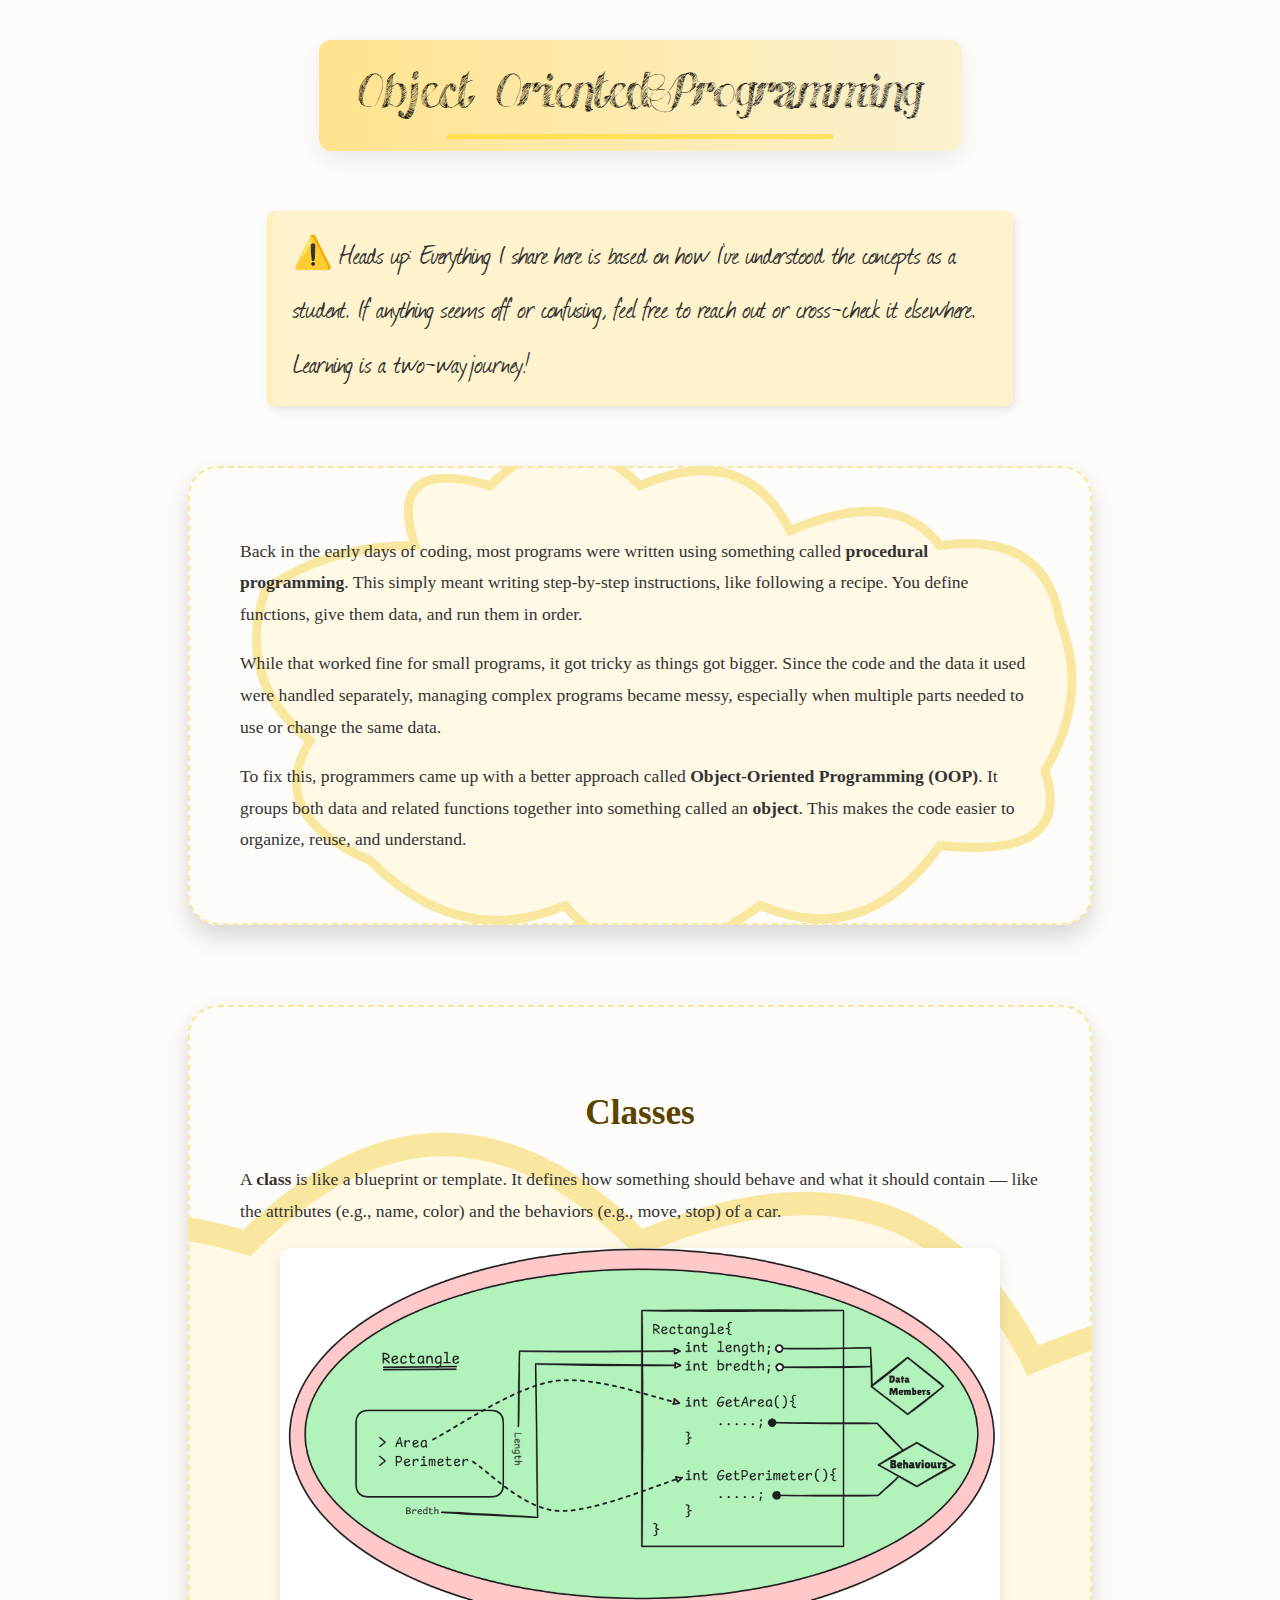
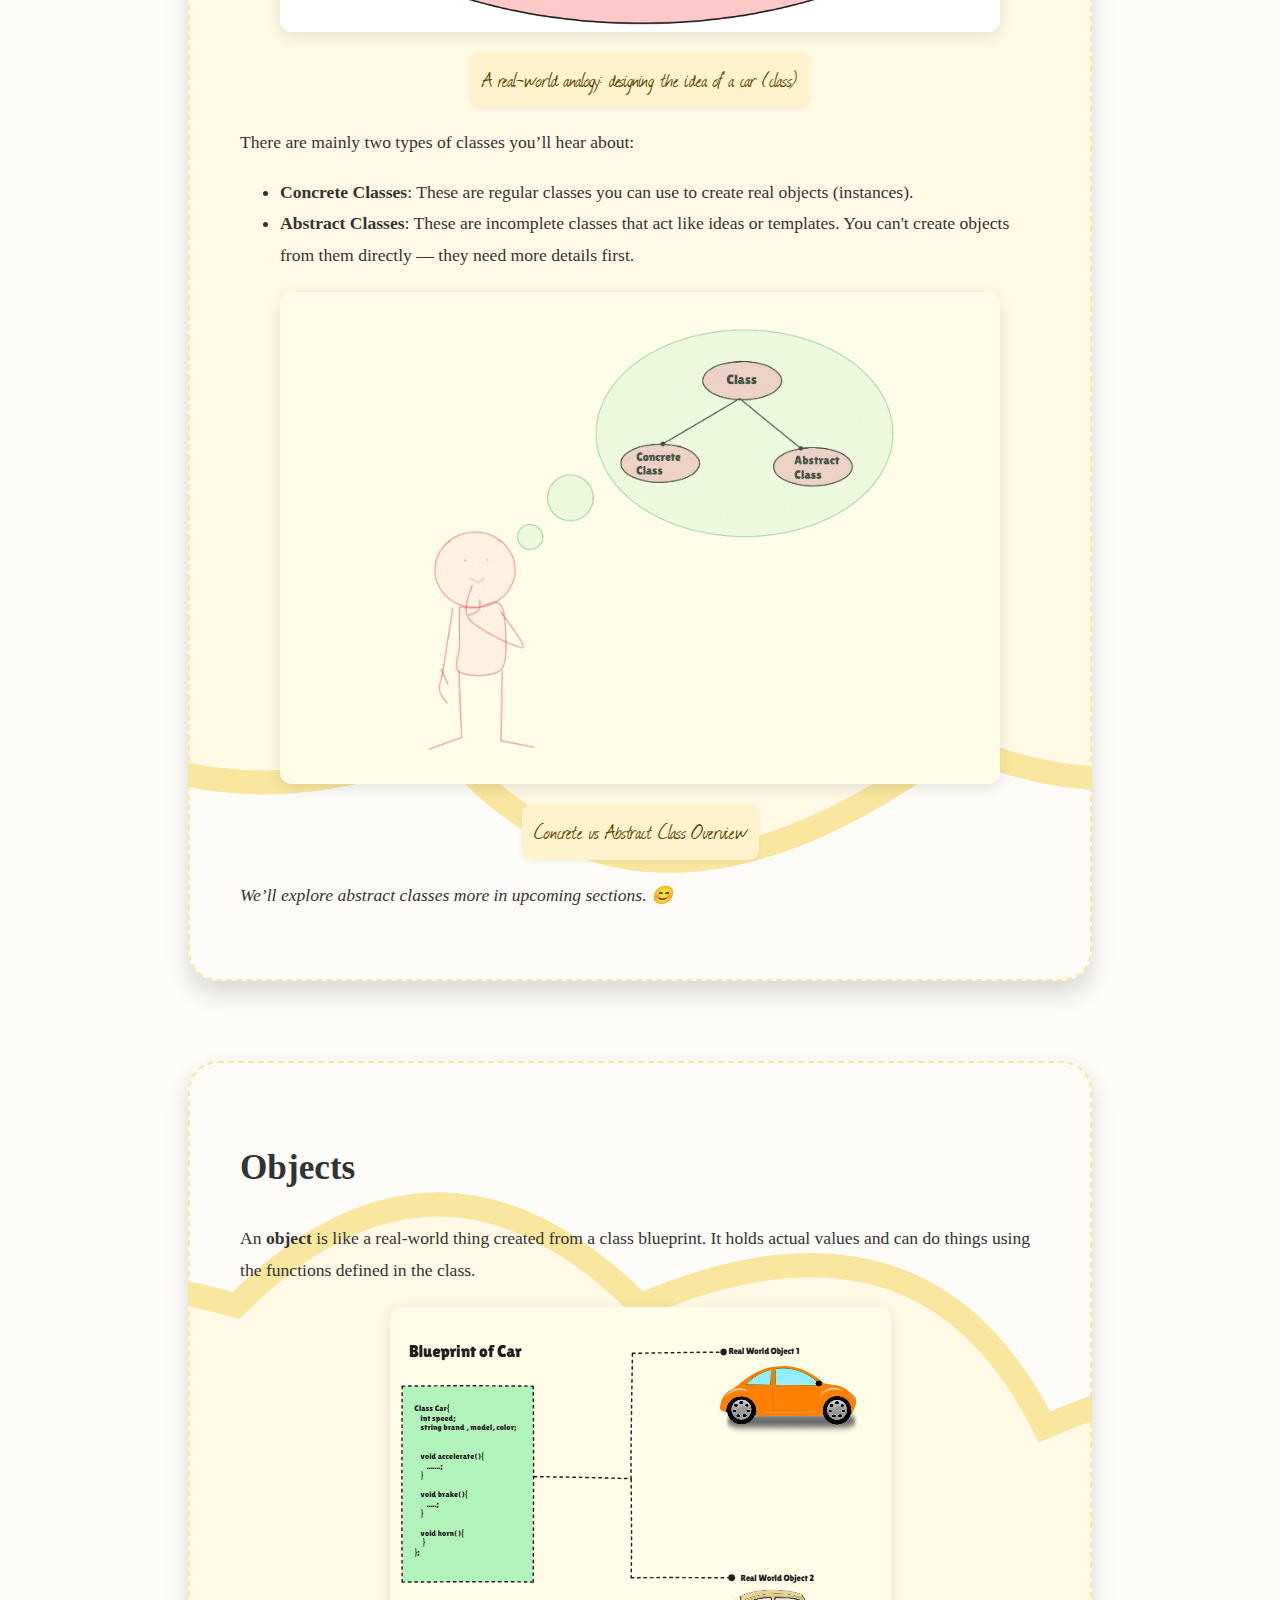
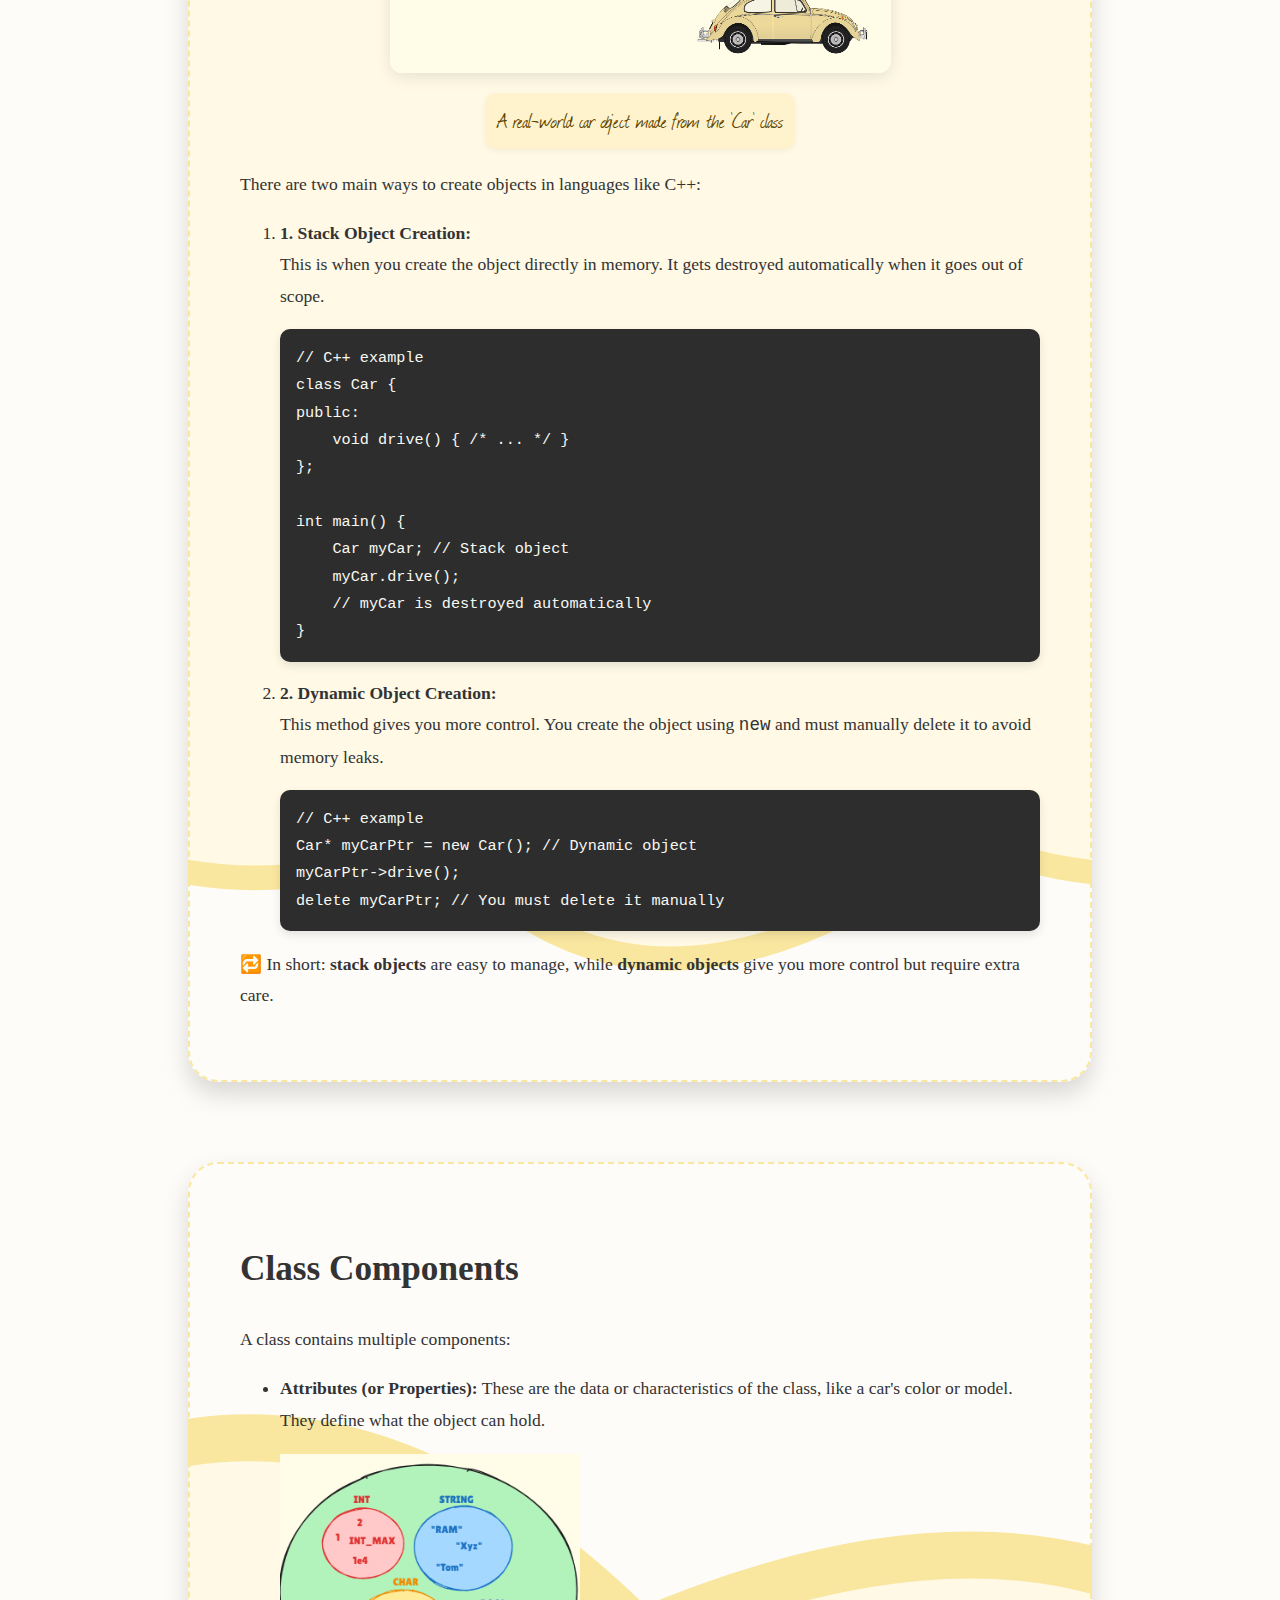
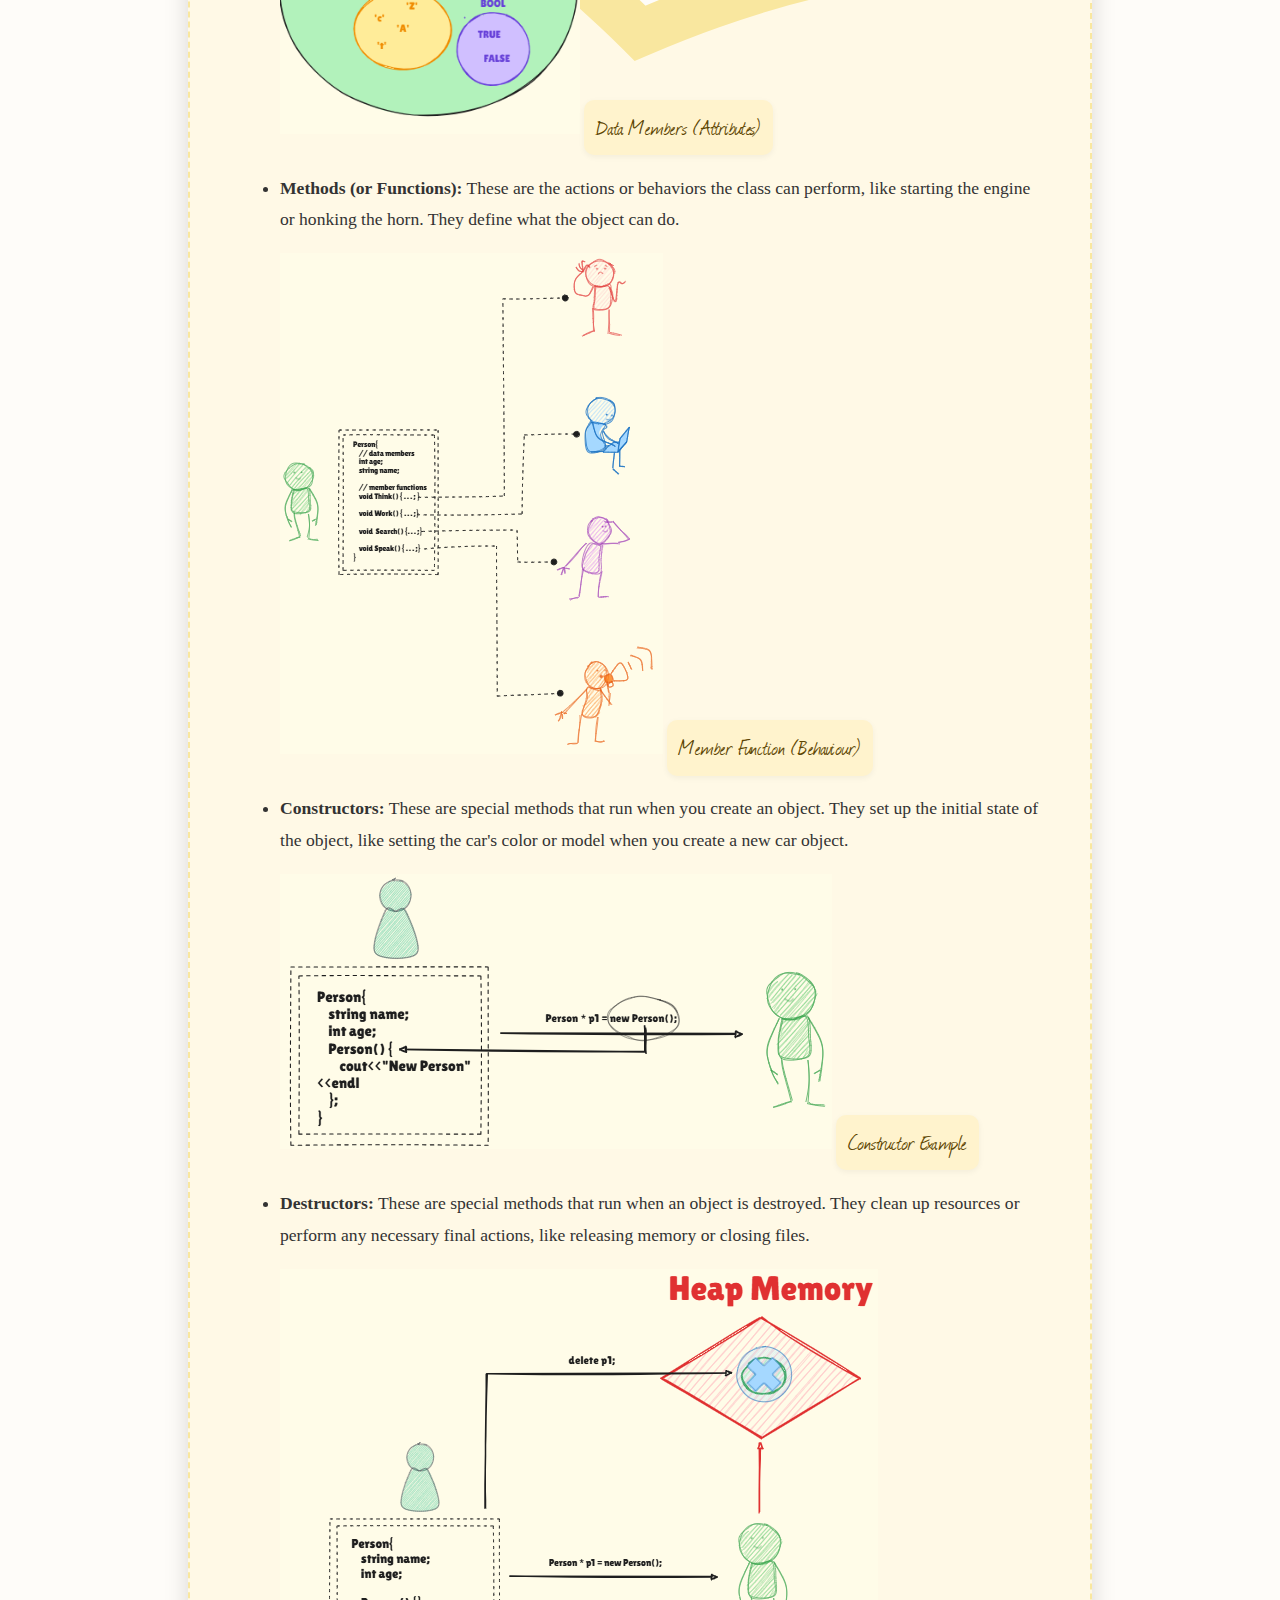
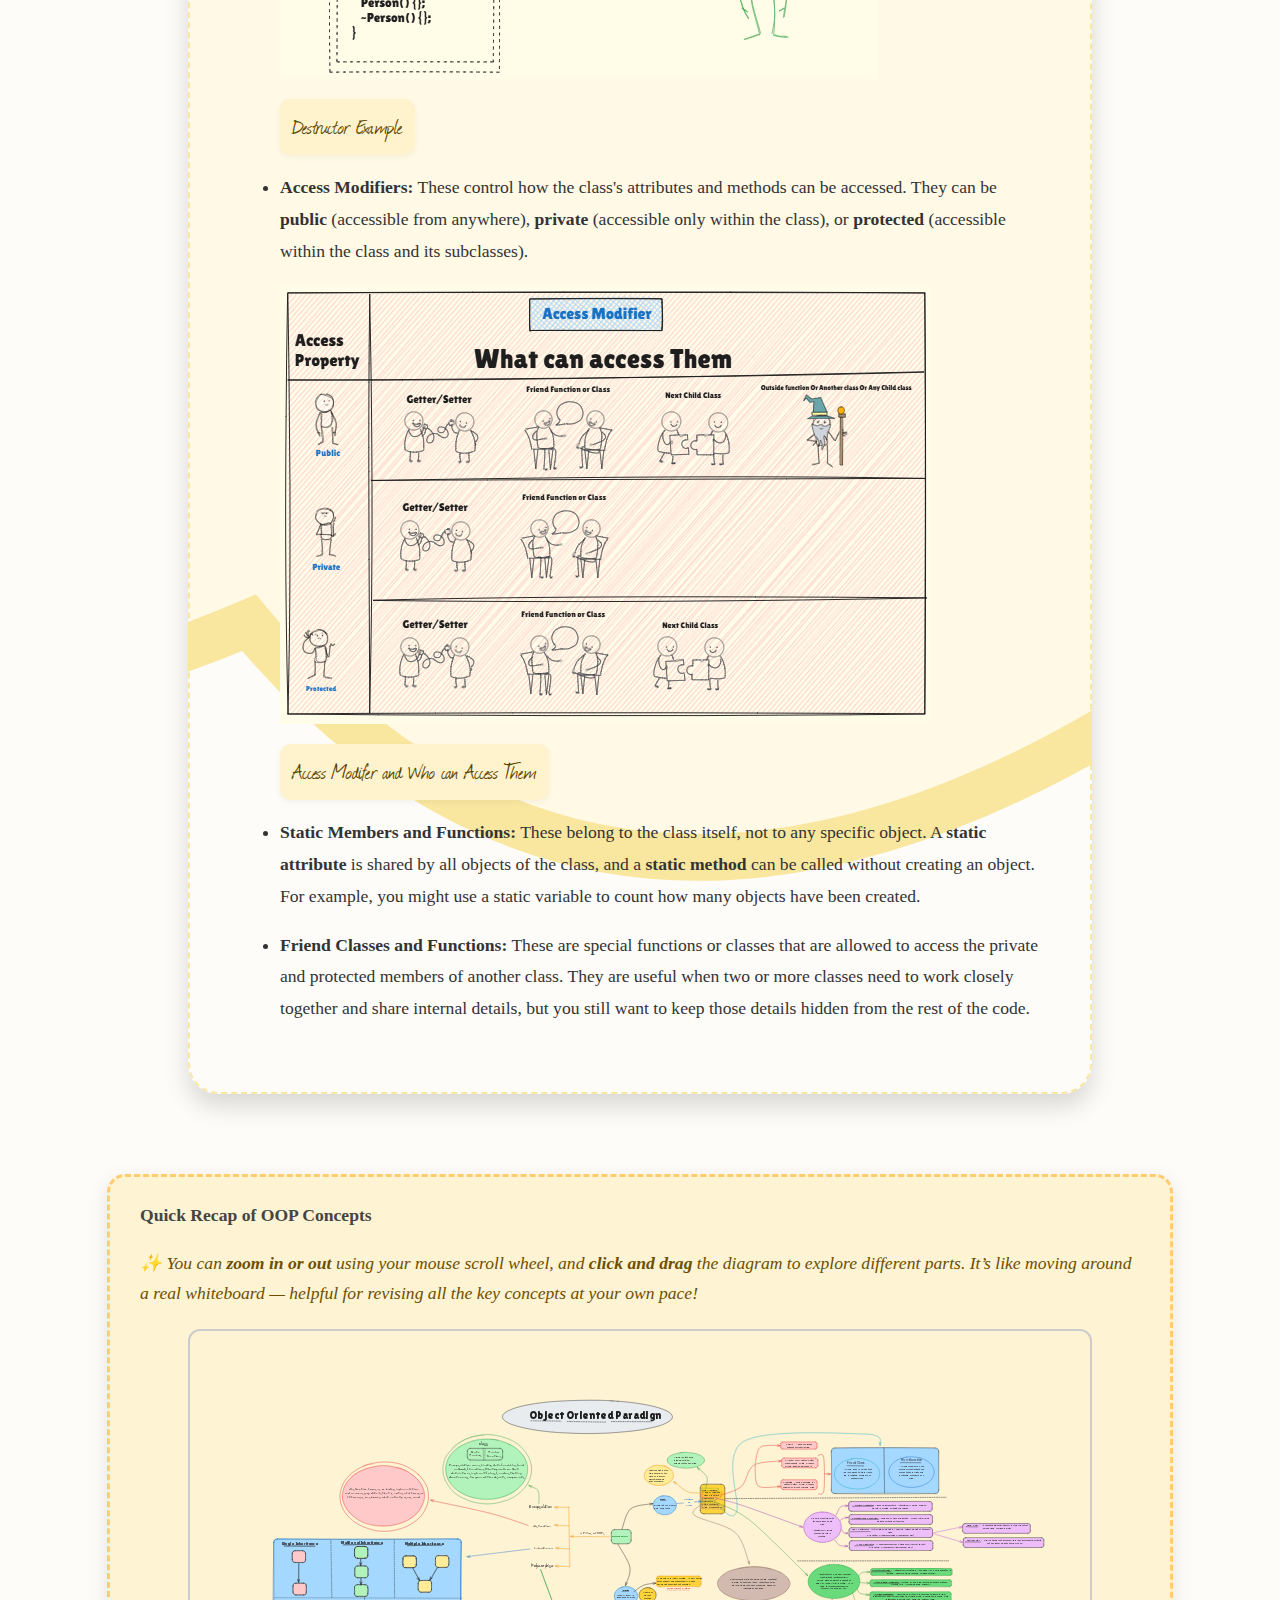
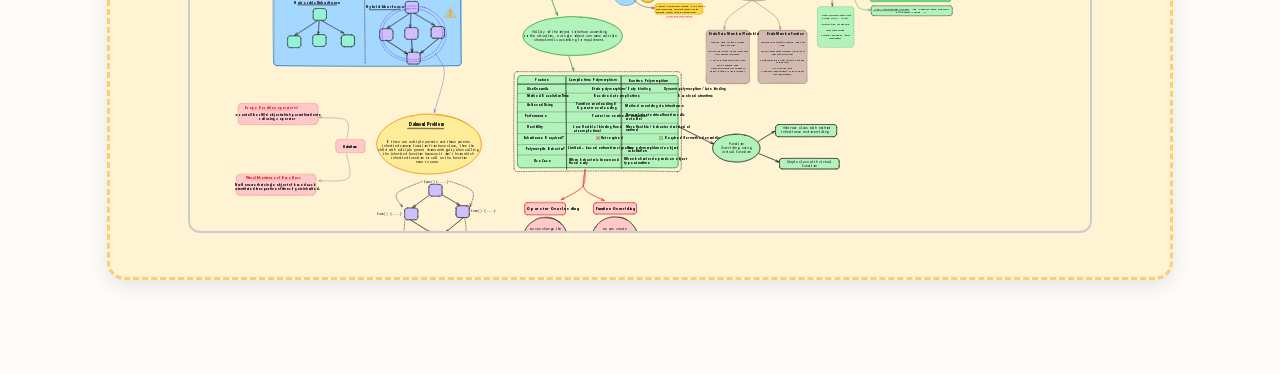
<file: topics/oops/oops_index.html>
<!DOCTYPE html>
<html lang="en">

<head>
  <meta charset="UTF-8" />
  <meta name="viewport" content="width=device-width, initial-scale=1.0" />
  <title>Buzz Blog</title>
  <link rel="stylesheet" href="../../assets/css/oops_index.css">

</head>

<body>

  <header class="topic main_heading">Object Oriented Programming</header>

  <div class="note intro important-note">
    ⚠️ Heads up: Everything I share here is based on how I’ve understood the concepts as a student. If anything seems
    off or confusing, feel free to reach out or cross-check it elsewhere. Learning is a two-way journey!
  </div>

  <!-- Introduction to OOP -->
  <div class="cloud-box">
    <p>
      Back in the early days of coding, most programs were written using something called <strong>procedural
        programming</strong>.
      This simply meant writing step-by-step instructions, like following a recipe. You define functions, give them
      data, and run them in order.
    </p>

    <p>
      While that worked fine for small programs, it got tricky as things got bigger. Since the code and the data it used
      were handled separately,
      managing complex programs became messy, especially when multiple parts needed to use or change the same data.
    </p>

    <p>
      To fix this, programmers came up with a better approach called <strong>Object-Oriented Programming (OOP)</strong>.
      It groups both data and related functions together into something called an <strong>object</strong>. This makes
      the code easier to organize, reuse, and understand.
    </p>
  </div>

  <!-- Classes -->
  <div class="classes cloud-box">
    <h1>Classes</h1>

    <p>
      A <strong>class</strong> is like a blueprint or template. It defines how something should behave and what it
      should contain — like the attributes (e.g., name, color) and the behaviors (e.g., move, stop) of a car.
    </p>

    <figure class="concept-image">
      <img src="/assets/images/realworldexample.png" alt="Example of Class from real world object" />
      <figcaption class="caption">A real-world analogy: designing the idea of a car (class)</figcaption>
    </figure>

    <p>
      There are mainly two types of classes you’ll hear about:
    </p>
    <ul>
      <li><strong>Concrete Classes</strong>: These are regular classes you can use to create real objects (instances).
      </li>
      <li><strong>Abstract Classes</strong>: These are incomplete classes that act like ideas or templates. You can't
        create objects from them directly — they need more details first.</li>
    </ul>

    <figure class="concept-image">
      <img src="/assets/images/classtypes_.png" alt="Types of Class" />
      <figcaption class="caption">Concrete vs Abstract Class Overview</figcaption>
    </figure>

    <p><em>We’ll explore abstract classes more in upcoming sections. 😊</em></p>
  </div>

  <!-- Objects -->
  <div class="objects cloud-box">
    <h1>Objects</h1>

    <p>
      An <strong>object</strong> is like a real-world thing created from a class blueprint. It holds actual values and
      can do things using the functions defined in the class.
    </p>

    <figure class="concept-image">
      <img src="/assets/images/object_example.png" alt="Example of Object from real world object" />
      <figcaption class="caption">A real-world car object made from the 'Car' class</figcaption>
    </figure>

    <p>
      There are two main ways to create objects in languages like C++:
    </p>

    <ol>
      <li>
        <strong>1. Stack Object Creation:</strong><br>
        This is when you create the object directly in memory. It gets destroyed automatically when it goes out of
        scope.
        <pre class="code-block"><code>// C++ example
class Car {
public:
    void drive() { /* ... */ }
};

int main() {
    Car myCar; // Stack object
    myCar.drive();
    // myCar is destroyed automatically
}
</code></pre>
      </li>

      <li>
        <strong>2. Dynamic Object Creation:</strong><br>
        This method gives you more control. You create the object using <code>new</code> and must manually delete it to
        avoid memory leaks.
        <pre class="code-block"><code>// C++ example
Car* myCarPtr = new Car(); // Dynamic object
myCarPtr->drive();
delete myCarPtr; // You must delete it manually
</code></pre>
      </li>
    </ol>

    <p>
      🔁 In short: <strong>stack objects</strong> are easy to manage, while <strong>dynamic objects</strong> give you
      more control but require extra care.
    </p>
  </div>


  <div class="class_components cloud-box">
    <h1>Class Components</h1>

    <p>A class contains multiple components:</p>

    <ul>
      <li><strong>Attributes (or Properties):</strong> These are the data or characteristics of the class, like a car's
        color or model. They define what the object can hold.</li>
    </ul>

    <figure class="class_compo_image">
      <img src="/assets/images/data_member.png" alt="Data Members" width="300px" />
      <figcaption class="caption">Data Members (Attributes)</figcaption>
    </figure>

    <ul>
      <li><strong>Methods (or Functions):</strong> These are the actions or behaviors the class can perform, like
        starting the engine or honking the horn. They define what the object can do.</li>
    </ul>

    <figure class="class_compo_image">
      <img src="/assets/images/member_function.png" alt="Member Function"/>
      <figcaption class="caption">Member Function (Behaviour)</figcaption>
    </figure>

    <ul>
      <li><strong>Constructors:</strong> These are special methods that run when you create an object. They set up the
        initial state of the object, like setting the car's color or model when you create a new car object.</li>
    </ul>

    <figure class="class_compo_image">
      <img src="/assets/images/constructor.png" alt="Constructor"  />
      <figcaption class="caption">Constructor Example</figcaption>
    </figure>

    <ul>
      <li><strong>Destructors:</strong> These are special methods that run when an object is destroyed. They clean up
        resources or perform any necessary final actions, like releasing memory or closing files.</li>
    </ul>

    <figure class="class_compo_image">
      <img src="/assets/images/destructor.png" alt="Destructor"  />
      <figcaption class="caption">Destructor Example</figcaption>
    </figure>


    <ul>
      <li><strong>Access Modifiers:</strong> These control how the class's attributes and methods can be accessed. They
        can be <strong>public</strong> (accessible from anywhere), <strong>private</strong> (accessible only within the
        class), or <strong>protected</strong> (accessible within the class and its subclasses).</li>
    </ul>

    <figure class="class_compo_image">
      <img src="/assets/images/access_modifier.png" alt="Access Modifier"  />
      <figcaption class="caption">Access Modifer and Who can Access Them</figcaption>
    </figure>

    <ul>
      <li><strong>Static Members and Functions:</strong> These belong to the class itself, not to any specific object. A
        <strong>static attribute</strong> is shared by all objects of the class, and a <strong>static method</strong>
        can be called without creating an object. For example, you might use a static variable to count how many objects
        have been created.</li>
    </ul>

    <ul>
      <li><strong>Friend Classes and Functions:</strong> These are special functions or classes that are allowed to
        access the private and protected members of another class. They are useful when two or more classes need to work
        closely together and share internal details, but you still want to keep those details hidden from the rest of
        the code.</li>
    </ul>
  </div>


  <div class="note2">
    <strong>Quick Recap of OOP Concepts</strong>

    <p style="font-style: italic; margin-bottom: 16px; color: #6c4f00;">
      ✨ You can <strong>zoom in or out</strong> using your mouse scroll wheel, and <strong>click and drag</strong> the
      diagram to explore different parts. It’s like moving around a real whiteboard — helpful for revising all the key
      concepts at your own pace!
    </p>

    <div id="svg-viewer"
      style="width: 100%; max-width: 900px; height: 500px; overflow: hidden; position: relative; border: 2px solid #ccc; border-radius: 12px; margin: 20px auto;">

      <div id="transform-wrapper" style="transform: scale(0.9); transform-origin: center; cursor: grab;">
        <img id="zoomable-image" src="/assets/exclidraw_items/oops.svg" alt="OOP Recap" width="900" height="600"
          style="display: block;" />
      </div>

    </div>
  </div>

  <script src="/assets/js/oops_index.js"></script>
</body>

</html>
</file>
<file: assets/css/gitignore.css>
/* Sidebar Styling */
.sidebar {
    width: 260px;
    height: 100vh;
    position: fixed;
    left: -280px;
    /* Hidden by default */
    top: 0;
    background-color: #111;
    padding: 20px;
    border-right: 2px solid #00ff00;
    color: #00ff00;
    font-family: monospace;
    overflow-y: auto;
    transition: left 0.3s ease-in-out;
}

/* Sidebar Hover Effect */
.sidebar:hover {
    left: 0;
    /* Slide in when hovered */
}

/* Sidebar Links */
.sidebar ul {
    list-style: none;
    padding: 0;
}

.sidebar ul li {
    margin: 12px 0;
}

.sidebar ul li a {
    text-decoration: none;
    color: #00ff00;
    font-size: 1.1em;
    display: block;
    padding: 8px;
    transition: background 0.3s, transform 0.2s;
    border-left: 3px solid transparent;
}

.sidebar ul li a:hover {
    background-color: rgba(0, 255, 0, 0.2);
    border-left: 3px solid #00ff00;
    transform: translateX(5px);
}

/* Adjust Content When Sidebar is Open */
.sidebar:hover~.content {
    margin-left: 280px;
}


/* Terminal Cursor Effect */
.sidebar ul li a::after {
    content: "_";
    animation: blink 1s infinite;
}

@keyframes blink {
    50% {
        opacity: 0;
    }
}



/* ================================== */
/* 📱 Responsive Design Adjustments 📱 */
/* ================================== */

/* 📌 Tablets (Medium Screens) */
@media (max-width: 1024px) {
    .sidebar {
        width: 200px;
        left: 0;
        /* Sidebar always visible */
    }

    .content {
        margin-left: 220px;
    }
}

/* 📌 Mobile (Small Screens) */
@media (max-width: 768px) {
    .sidebar {
        width: 100%;
        height: auto;
        position: relative;
        left: 0;
        top: 0;
        display: none;
        /* Hidden by default */
        text-align: center;
        border-right: none;
        border-bottom: 2px solid #00ff00;
    }

    .sidebar ul {
        display: flex;
        flex-wrap: wrap;
        justify-content: center;
    }

    .sidebar ul li {
        margin: 10px;
    }

    .sidebar ul li a {
        font-size: 1em;
        padding: 10px;
    }

    /* Sidebar Toggle Button */
    .sidebar-toggle {
        display: block;
        position: absolute;
        top: 10px;
        left: 10px;
        background-color: #00ff00;
        color: #121212;
        padding: 10px;
        border-radius: 5px;
        cursor: pointer;
    }

    .sidebar.open {
        display: block;
        /* Show sidebar when toggled */
    }

    .content {
        margin-left: 0;
        padding-top: 80px;
        /* Adjust for top menu */
    }
}

/* For Webkit Browsers (Chrome, Edge, Safari) */
.sidebar::-webkit-scrollbar {
    width: 10px;
    /* Slim scrollbar */
}

.sidebar::-webkit-scrollbar-track {
    background: #121212;
    /* Dark track to blend with background */
    border-radius: 10px;
}

.sidebar::-webkit-scrollbar-thumb {
    background: #00ff00;
    /* Neon green scrollbar */
    border-radius: 10px;
    border: 2px solid #121212;
    /* Creates an outline effect */
}

.sidebar::-webkit-scrollbar-thumb:hover {
    background: #44ff44;
    /* Slightly brighter green on hover */
}

/* For Firefox */
.sidebar {
    scrollbar-width: thin;
    scrollbar-color: #00ff00 #121212;
}


/* /main */

.title {
    text-transform: uppercase;
    text-shadow: 0 0 5px #00ff00;
    animation: crt 1s infinite alternate;
    text-align: center;
    font-size: 2em;
    margin: 40px auto 20px;
    width: fit-content;
}


.title:hover {
    animation: glitch 0.5s infinite alternate;
}

@keyframes glitch {
    0% {
        text-shadow: -3px 0 #ff0000, 3px 0 #00ff00;
    }

    50% {
        text-shadow: 3px 0 #ff0000, -3px 0 #00ff00;
    }

    100% {
        text-shadow: -3px 0 #ff0000, 3px 0 #00ff00;
    }
}

/* Main Content Area */
.content {
    margin-left: 0;
    padding: 40px;
    font-family: 'Courier New', Courier, monospace;
    background-color: #121212;
    color: #00ff00;
    min-height: 100vh;
    transition: margin-left 0.3s ease-in-out;
}


.sidebar-toggle {
    display: none;
}
/* Introduction Section */
.intro p,
.intro ul li,
.intro h3 {
    font-size: 1.1em;
    line-height: 1.6;
    margin-bottom: 15px;
}

.intro ul {
    list-style: none; /* Remove default bullets */
    padding-left: 0;
    margin-left: 0;
}

.intro ul li {
    display: flex;
    align-items: flex-start;
}

.intro ul li::before {
    content: "➤";
    margin-right: 12px;
    color: #00ff00;
    text-shadow: 0 0 5px #00ff00;
    font-weight: bold;
    flex-shrink: 0;
}


/* Highlighted Code Explanation */
.patterns-desc,
.code-block {
    background-color: #1e1e1e;
    border-left: 4px solid #00ff00;
    padding: 20px;
    margin: 20px 0;
    font-size: 1em;
    overflow-x: auto;
}

.patterns-desc code,
.code-block code {
    color: #66ff66;
}

/* Examples Box */
.examples {
    margin-top: 30px;
    background: rgba(0, 255, 0, 0.1);
    border: 1px dashed #00ff00;
    padding: 20px;
    border-radius: 10px;
}

.examples ul {
    padding-left: 20px;
}

.examples li {
    margin-bottom: 15px;
}

.explain {
    display: block;
    margin-top: 5px;
    font-style: italic;
    color: #88ff88;
}

/* Interactive Practice Area */
.interactive-section {
    margin-top: 30px;
    padding: 20px;
    background: #1c1c1c;
    border: 1px solid #00ff00;
    border-radius: 10px;
}

.interactive-section input {
    width: 100%;
    padding: 10px;
    font-size: 1em;
    background-color: #000;
    color: #00ff00;
    border: 1px solid #00ff00;
    border-radius: 5px;
    margin-bottom: 15px;
}

.file-list {
    padding: 10px;
    background: #000;
    border: 1px dashed #00ff00;
    color: #00ff00;
    font-size: 0.95em;
    margin-bottom: 10px;
    white-space: pre-wrap;
}

/* Feedback Section Styling */
#feedbackSection {
    margin-top: 10px;
    font-weight: bold;
    color: #44ff44;
}

/* Help / Tip Section */
.help {
    font-weight: bold;
    color: #00ff00;
    margin-top: 40px;
}

/* Pattern Examples Header */
.pattern-examples,
.practise_game {
    font-weight: bold;
    color: #55ff55;
    margin-top: 25px;
    font-size: 1.1em;
}

/* Responsive Adjustments */
@media (max-width: 768px) {
    .content {
        margin-left: 0;
        padding: 20px;
    }
}

#patternInput {
    width: 100%;
    height: 80px;
    padding: 10px;
    font-family: monospace;
    font-size: 1rem;
    background: #111;
    color: #0f0;
    border: 1px solid #444;
    border-radius: 5px;
}

.file-item {
    padding: 5px 10px;
    font-family: monospace;
}

.file-item.excluded {
    background-color: #ff4444;
    color: white;
    text-decoration: line-through;
}
</file>
<file: assets/css/stagedorunstaged.css>
/* Sidebar Styling */
.sidebar {
    width: 260px;
    height: 100vh;
    position: fixed;
    left: -280px;
    /* Hidden by default */
    top: 0;
    background-color: #111;
    padding: 20px;
    border-right: 2px solid #00ff00;
    color: #00ff00;
    font-family: monospace;
    overflow-y: auto;
    transition: left 0.3s ease-in-out;
}

/* Sidebar Hover Effect */
.sidebar:hover {
    left: 0;
    /* Slide in when hovered */
}

/* Sidebar Links */
.sidebar ul {
    list-style: none;
    padding: 0;
}

.sidebar ul li {
    margin: 12px 0;
}

.sidebar ul li a {
    text-decoration: none;
    color: #00ff00;
    font-size: 1.1em;
    display: block;
    padding: 8px;
    transition: background 0.3s, transform 0.2s;
    border-left: 3px solid transparent;
}

.sidebar ul li a:hover {
    background-color: rgba(0, 255, 0, 0.2);
    border-left: 3px solid #00ff00;
    transform: translateX(5px);
}

/* Adjust Content When Sidebar is Open */
.sidebar:hover~.content {
    margin-left: 280px;
}


/* Terminal Cursor Effect */
.sidebar ul li a::after {
    content: "_";
    animation: blink 1s infinite;
}

@keyframes blink {
    50% {
        opacity: 0;
    }
}


.sidebar-toggle {
    display: none;
}


/* ================================== */
/* 📱 Responsive Design Adjustments 📱 */
/* ================================== */

/* 📌 Tablets (Medium Screens) */
@media (max-width: 1024px) {
    .sidebar {
        width: 200px;
        left: 0;
        /* Sidebar always visible */
    }

    .content {
        margin-left: 220px;
    }
}

/* 📌 Mobile (Small Screens) */
@media (max-width: 768px) {
    .sidebar {
        width: 100%;
        height: auto;
        position: relative;
        left: 0;
        top: 0;
        display: none;
        /* Hidden by default */
        text-align: center;
        border-right: none;
        border-bottom: 2px solid #00ff00;
    }

    .sidebar ul {
        display: flex;
        flex-wrap: wrap;
        justify-content: center;
    }

    .sidebar ul li {
        margin: 10px;
    }

    .sidebar ul li a {
        font-size: 1em;
        padding: 10px;
    }

    /* Sidebar Toggle Button */
    .sidebar-toggle {
        display: block;
        position: absolute;
        top: 10px;
        left: 10px;
        background-color: #00ff00;
        color: #121212;
        padding: 10px;
        border-radius: 5px;
        cursor: pointer;
    }

    .sidebar.open {
        display: block;
        /* Show sidebar when toggled */
    }

    .content {
        margin-left: 0;
        padding-top: 80px;
        /* Adjust for top menu */
    }
}

/* For Webkit Browsers (Chrome, Edge, Safari) */
.sidebar::-webkit-scrollbar {
    width: 10px;
    /* Slim scrollbar */
}

.sidebar::-webkit-scrollbar-track {
    background: #121212;
    /* Dark track to blend with background */
    border-radius: 10px;
}

.sidebar::-webkit-scrollbar-thumb {
    background: #00ff00;
    /* Neon green scrollbar */
    border-radius: 10px;
    border: 2px solid #121212;
    /* Creates an outline effect */
}

.sidebar::-webkit-scrollbar-thumb:hover {
    background: #44ff44;
    /* Slightly brighter green on hover */
}

/* For Firefox */
.sidebar {
    scrollbar-width: thin;
    scrollbar-color: #00ff00 #121212;
}


/* /main */

.title {
    text-transform: uppercase;
    text-shadow: 0 0 5px #00ff00;
    animation: crt 1s infinite alternate;
    text-align: center;
    font-size: 2em;
    margin: 40px auto 20px;
    width: fit-content;
}


.title:hover {
    animation: glitch 0.5s infinite alternate;
}

@keyframes glitch {
    0% {
        text-shadow: -3px 0 #ff0000, 3px 0 #00ff00;
    }

    50% {
        text-shadow: 3px 0 #ff0000, -3px 0 #00ff00;
    }

    100% {
        text-shadow: -3px 0 #ff0000, 3px 0 #00ff00;
    }
}


.content {
    margin-left: 0;
    padding: 40px;
    font-family: 'Courier New', Courier, monospace;
    background-color: #121212;
    color: #00ff00;
    min-height: 100vh;
    transition: margin-left 0.3s ease-in-out;
}

/* 📚 Explanation Section */
.interactive-section button {
    background: #00ff00;
    color: #121212;
    border: none;
    padding: 10px 16px;
    font-family: monospace;
    margin: 8px 0;
    border-radius: 4px;
    cursor: pointer;
    transition: background 0.3s ease;
}

.interactive-section button:hover {
    background: #44ff44;
}

.explanation {
    display: none;
    padding: 12px;
    background-color: #1e1e1e;
    margin: 8px 0 16px;
    border-left: 4px solid #00ff00;
    font-size: 0.95em;
}

/* 🧪 Git Diff Visualizer */
.viz-section {
    margin-top: 30px;
    background-color: #1a1a1a;
    padding: 20px;
    border: 2px solid #00ff00;
    border-radius: 8px;
}

.file-list label {
    display: block;
    margin: 8px 0;
    cursor: pointer;
}

.diff-output {
    margin-top: 16px;
    padding: 10px;
    background-color: #0f0f0f;
    border: 1px dashed #00ff00;
    min-height: 60px;
    white-space: pre-wrap;
}


.workflow-diagram {
    background: #1e1e1e;
    color: #00ff00;
    font-family: monospace;
    padding: 1em;
    border-radius: 8px;
    margin-bottom: 1em;
}

.quiz {
    background-color: #040404;
    border: 2px solid #0ee12a;
    border-radius: 12px;
    padding: 20px;
    margin-top: 30px;
    font-family: 'Georgia', serif;
    box-shadow: 0 4px 10px rgba(0, 0, 0, 0.1);
}

.quiz h2 {
    font-size: 1.5rem;
    margin-bottom: 10px;
    color: #14f22e;
}

.quiz p {
    font-size: 1.1rem;
    margin-bottom: 15px;
    color: #df9d2b;
}

.quiz button {
    margin-right: 10px;
    margin-top: 5px;
    padding: 10px 18px;
    font-size: 1rem;
    background-color: #ffe6b3;
    border: 2px solid #d4a75f;
    border-radius: 8px;
    cursor: pointer;
    transition: background-color 0.3s ease, transform 0.2s ease;
}

.quiz button:hover {
    background-color: #ffdd99;
    transform: scale(1.05);
}

#quizResult {
    font-weight: bold;
    margin-top: 10px;
}

.navigation {
    background-color: #1e1e1e;
    border-top: 1px solid #333;
    border-bottom: 1px solid #333;
    padding: 12px 20px;
    font-family: 'Courier New', Courier, monospace;
    color: #00ff9f;
    display: flex;
    justify-content: space-between;
    align-items: center;
    margin-top: 40px;
    box-shadow: inset 0 1px 0 #333, inset 0 -1px 0 #333;
}

.navigation a {
    color: #20f52e;
    text-decoration: none;
    font-weight: bold;
    transition: color 0.2s ease, text-shadow 0.2s ease;
}

.navigation a:hover {
    color: #20f52e;
    text-shadow: 0 0 5px #20f52e;
}

.navigation::before {
    content: ">> ";
    color: #20f52e;
    animation: blinkCursor 1s step-end infinite;
}

@keyframes blinkCursor {
    50% {
        opacity: 0;
    }
}
</file>
<file: assets/css/vcs_index.css>
/* Terminal-like styling */
body {
    background-color: #0d1117;
    color: #c9d1d9;
    font-family: 'Courier New', monospace;
    padding: 20px;
}

.container {
    max-width: 800px;
    margin: auto;
    padding: 20px;
}

/* ASCII Git Logo */
.ascii-logo {
    color: #ff6600;
    text-align: center;
    font-size: 7px;
    line-height: 1;
    white-space: pre;
}

/* Command-line styling */
.cmd {
    font-weight: bold;
    color: #7ee787;
    /* Git terminal green */
    background: rgba(255, 255, 255, 0.1);
    padding: 5px 10px;
    border-radius: 5px;
}

/* Git history section */
.git-history {
    margin-top: 20px;
    padding: 15px;
    border-left: 3px solid #58a6ff;
    background: rgba(255, 255, 255, 0.05);
}

/* Back button styling */
.btn {
    display: inline-block;
    margin-top: 20px;
    padding: 10px 15px;
    background: #238636;
    color: #fff;
    text-decoration: none;
    border-radius: 5px;
    font-weight: bold;
}

.btn:hover {
    background: #2ea043;
}

/* List styling */
ul {
    list-style: none;
    padding: 0;
}

ul li {
    margin: 5px 0;
    padding-left: 20px;
    position: relative;
}

ul li::before {
    content: "➜";
    /* Git-style prompt */
    position: absolute;
    left: 0;
    color: #58a6ff;
}

/* Old Phase Section Styling */
.old_phase {
    margin-top: 20px;
    padding: 15px;
    border: 2px solid #7ee787;
    background: rgba(255, 255, 255, 0.05);
    border-radius: 5px;
}

/* Headings inside Old Phase */
.old_phase h2 {
    color: #ffcc00;
    margin-top: 15px;
}

/* Image Styling */
.old_phase img {
    display: block;
    margin: 15px auto;
    max-width: 100%;
    border: 2px solid #7ee787;
    border-radius: 5px;
}

/* Example Code Block */
.example-block {
    background: #161b22;
    padding: 10px;
    border-left: 3px solid #ff6600;
    font-size: 14px;
    margin-top: 10px;
    border-radius: 5px;
}

/* Highlighting important terms */
.important {
    color: #ffcc00;
    font-weight: bold;
}

/* Patch Example */
.patch-example {
    background: #161b22;
    padding: 10px;
    border-radius: 5px;
    border-left: 3px solid #7ee787;
}


/* Styling for the DVCS section */
.modern_archi {
    background-color: rgba(255, 255, 255, 0.05);
    /* Slight transparency for a terminal feel */
    padding: 20px;
    border-left: 3px solid #7ee787;
    /* Git-style green border */
    margin-top: 20px;
    box-shadow: 0 0 10px rgba(126, 231, 135, 0.2);
    border-radius: 5px;
}

/* Heading Styling */
.modern_archi h2 {
    color: #ffcc00;
    /* Yellow for visibility */
    text-align: center;
    text-transform: uppercase;
    font-size: 22px;
}

/* Paragraph Styling */
.modern_archi p {
    font-size: 16px;
    line-height: 1.6;
    color: #c9d1d9;
    /* Light gray for contrast */
    margin-bottom: 15px;
}

/* Image Styling */
.modern_archi img {
    display: block;
    margin: 20px auto;
    border: 2px solid #58a6ff;
    /* GitHub blue border */
    border-radius: 5px;
    max-width: 100%;
    box-shadow: 0 0 10px rgba(88, 166, 255, 0.2);
}

.git-special {
    background-color: #0d1117;
    color: #c9d1d9;
    font-family: 'Courier New', monospace;
    max-width: 800px;
    margin: auto;
    padding: 20px;
    border-right: 3px solid #58a6ff;
    background: rgba(255, 255, 255, 0.05);
    border-radius: 5px;
}

.git-special h2 {
    color: #ffcc00;
    text-align: center;
    text-transform: uppercase;
}

.git-special ul {
    list-style: none;
    padding: 0;
}

.git-special ul li {
    margin: 5px 0;
    padding-left: 20px;
    position: relative;
}

.git-special ul li::before {
    content: "➜";
    position: absolute;
    left: 0;
    color: #58a6ff;
}

.git-special p {
    font-size: 16px;
    line-height: 1.6;
    text-align: justify;
}

.git-special img {
    display: block;
    margin: 10px auto;
    max-width: 100%;
    border: 2px solid #58a6ff;
    border-radius: 5px;
    box-shadow: 0 0 10px rgba(88, 166, 255, 0.2);
}


.git-states {
    background-color: #0d1117;
    color: #c9d1d9;
    font-family: 'Courier New', monospace;
    max-width: 800px;
    margin: auto;
    padding: 20px;
    border-left: 3px solid #0004ff;
    background: rgba(255, 255, 255, 0.05);
    border-radius: 5px;
}

.git-states h2 {
    color: #ffcc00;
    text-align: center;
    text-transform: uppercase;
}

.git-states h3 {
    color: #7ee787;
    margin-top: 15px;
}

.git-states p {
    font-size: 16px;
    line-height: 1.6;
    text-align: justify;
}

.git-states img {
    display: block;
    margin: 20px auto;
    max-width: 100%;
    border: 2px solid #58a6ff;
    border-radius: 5px;
    box-shadow: 0 0 10px rgba(88, 166, 255, 0.2);
}

.git-states span {
    font-weight: bold;
    color: #ff6600;
    background: rgba(255, 255, 255, 0.1);
    padding: 3px 6px;
    border-radius: 3px;
}

.git-workflow {
    background-color: #0d1117;
    color: #c9d1d9;
    font-family: 'Courier New', monospace;
    max-width: 800px;
    margin: auto;
    padding: 20px;
    border-right: 3px solid #ff0303;
    background: rgba(255, 255, 255, 0.05);
    border-radius: 5px;
}

.git-workflow h2 {
    color: #ffcc00;
    text-align: center;
    text-transform: uppercase;
}

.git-workflow p {
    font-size: 16px;
    line-height: 1.6;
    text-align: justify;
    margin-bottom: 10px;
}


/* Outer Container */
.learn-commands {
    background-color: #0d1117;
    color: #c9d1d9;
    font-family: 'Courier New', monospace;
    max-width: 850px;
    margin: auto;
    padding: 20px;
    border: 3px solid #185c0779;
    background: rgba(255, 255, 255, 0.05);
    border-radius: 5px;
}

/* Terminal Container */
.git-terminal-container {
    display: flex;
    justify-content: center;
    align-items: center;
    padding: 20px;
}

/* Terminal Styling */
.git-terminal {
    background-color: black;
    color: #7ee787;
    font-family: 'Courier New', monospace;
    padding: 15px;
    border-radius: 5px;
    width: 800px;
    margin: 20px auto;
    box-shadow: 0 0 10px rgba(126, 231, 135, 0.2);
    overflow: hidden;
    white-space: pre-wrap;
    position: relative;
}

.command {
    cursor: pointer;
    transition: color 0.3s;
}

.command:hover {
    color: #00ff00;
}

.command-info {
    background: rgba(255, 255, 255, 0.1);
    padding: 10px;
    margin-top: 10px;
    border-radius: 5px;
    color: #c9d1d9;
    font-size: 14px;
    display: none;
}

.term_comm_info {
    color: #d2e40d;
}

.image1 {
    height: 300px;
    display: block;
    margin-top: 10px;
}


.git-terminal-container ul {
    background: #fff;
    padding: 15px;
    border-radius: 5px;
    box-shadow: 0px 0px 5px rgba(0, 0, 0, 0.1);
}

.git-terminal-container li{
    margin-bottom: 8px;
}

.terminal-panel {
    background-color: #121212;
    color: #00ff00;
    font-family: monospace;
    padding: 15px;
    border-radius: 5px;
}
.terminal-header {
    color: #ffffff;
}
.chapter-list {
    list-style: none;
    padding: 0;
}
.chapter-list li {
    margin: 5px 0;
}
.prompt {
    color: #ffcc00;
}
.chapter-list a {
    color: #00ff00;
    text-decoration: none;
}
.chapter-list a:hover {
    text-decoration: underline;
}


.sidebar-toggle {
    display: none;
}
</file>
<file: assets/css/oops_index.css>
/* === Custom Font (optional) === */
@font-face {
    font-family: 'MyCustomFont';
    src: url('../fonts/made_with_b/MadeWithB.ttf') format('truetype');
    font-weight: normal;
    font-style: normal;
}

@font-face {
    font-family: 'journal';
    src: url('../fonts/journal/JOURNAL.TTF') format('truetype');
    font-weight: normal;
    font-style: normal;
}

@import url('https://fonts.cdnfonts.com/css/pencil-2');
@import url('https://fonts.googleapis.com/css2?family=Cabin+Sketch:wght@400;700&family=Rye&display=swap');

body {
    background-color: #fefcf9;
    margin: 0;
    padding: 40px 20px;
    display: flex;
    flex-direction: column;
    align-items: center;
}

.main_heading {
    font-family: 'MyCustomFont', sans-serif;
}

header.topic {
    font-size: 3rem;
    text-align: center;
    padding: 20px 40px;
    background: linear-gradient(to right, #ffe38f, #faf1cf);
    border-radius: 12px;
    box-shadow: 0 8px 24px rgba(0, 0, 0, 0.08);
    color: #000000;
    margin-bottom: 40px;
    max-width: 800px;
    width: fit-content;
    position: relative;
    margin-inline: auto;
}


/* Optional: Add a shadow or hand-drawn underline */
header.topic::after {
    content: "";
    position: absolute;
    bottom: 12px;
    left: 50%;
    transform: translateX(-50%);
    height: 5px;
    width: 60%;
    background: #ffd700;
    border-radius: 4px;
    z-index: 0;
    opacity: 0.5;
}

/* For future sticky notes or concept blocks */
.note {
    background-color: #fff8a6;
    padding: 16px 20px;
    border-left: 6px solid #f9c74f;
    border-radius: 8px;
    font-size: 1.1rem;
    line-height: 1.7;
    box-shadow: 2px 4px 10px rgba(0, 0, 0, 0.1);
    margin: 20px auto;
    max-width: 700px;
}

.note.intro {
    font-size: 2rem;
    font-weight: 500;
    color: #333;
    background-color: #fff3cd;
    border-color: #ffeeba;
    font-family: 'journal', sans-serif;
}


/* cloud box */
.cloud-box {
    background: url("data:image/svg+xml,%3Csvg viewBox='0 0 600 400' xmlns='http://www.w3.org/2000/svg'%3E%3Cpath fill='%23fff9e6' stroke='%23f9e79f' stroke-width='6' d='M150,100 Q130,40 200,60 Q250,10 300,60 Q370,30 400,90 Q470,60 500,100 Q570,90 580,150 Q600,200 570,250 Q590,310 500,300 Q450,370 380,340 Q300,400 250,340 Q180,370 120,310 Q50,280 80,230 Q30,190 50,130 Q90,100 150,100 Z' /%3E%3C/svg%3E") no-repeat center / cover;
    padding: 50px;
    font-family: 'Cabin Sketch', cursive;
    font-size: 1.1rem;
    line-height: 1.8;
    max-width: 800px;
    margin: 40px auto;
    color: #333;
    border-radius: 30px;
    box-shadow: 0 12px 24px rgba(0, 0, 0, 0.15);
    border: 2px dashed #f9e79f;
}

.classes h1 {
    font-family: 'Rye', serif;
    font-size: 2.2rem;
    margin-bottom: 20px;
    color: #5c4400;
    text-align: center;
}


/* concept image  */
.concept-image {
    text-align: center;
    margin: 20px 0;
}

.concept-image img {
    max-width: 90%;
    height: auto;
    border-radius: 12px;
    box-shadow: 0 4px 16px rgba(0, 0, 0, 0.1);
}

.caption {
    font-family: 'journal', cursive;
    font-size: 1.5rem;
    color: #5c4400;
    margin-top: 10px;
    text-align: center;
    background-color: #fff3cd;
    padding: 6px 12px;
    border-radius: 10px;
    display: inline-block;
    box-shadow: 0 2px 6px rgba(0, 0, 0, 0.05);
}

.code-block {
    background-color: #2d2d2d;
    color: #f8f8f2;
    padding: 16px;
    border-radius: 10px;
    font-family: 'Courier New', monospace;
    font-size: 0.95rem;
    overflow-x: auto;
    margin: 16px 0;
    box-shadow: 0 4px 10px rgba(0, 0, 0, 0.1);
}

.code-block code {
    white-space: pre-wrap;
}

.note2 {
    background: #fef3d3;
    border: 3px dashed #ffcc70;
    box-shadow: 0 6px 20px rgba(0, 0, 0, 0.1);
    border-radius: 18px;
    padding: 24px 30px;
    font-family: 'Cabin Sketch', cursive;
    font-size: 1.1rem;
    line-height: 1.7;
    color: #444;
    margin: 40px auto;
    max-width: 1000px;
    position: relative;
}

.note-title {
    font-size: 1.5rem;
    font-weight: bold;
    display: block;
    margin-bottom: 20px;
    color: #b75d00;
}
</file>
<file: assets/css/index.css>
/* Base reset */
* {
    margin: 0;
    padding: 0;
    box-sizing: border-box;
}

html, body {
    height: 100%;
    background: #000;
    font-family: 'Inter', sans-serif;
    color: white;
    overflow-x: hidden;
    overflow-y: auto;
}

/* Glass texture background */
.glass-floor {
    position: fixed;
    top: 0;
    left: 0;
    z-index: 0;
    width: 100%;
    height: 100%;
    background:
        radial-gradient(circle at 10% 20%, rgba(255, 99, 132, 0.2) 0%, transparent 20%),
        radial-gradient(circle at 70% 30%, rgba(54, 162, 235, 0.15) 0%, transparent 25%),
        radial-gradient(circle at 40% 80%, rgba(255, 206, 86, 0.15) 0%, transparent 20%),
        radial-gradient(circle at 80% 70%, rgba(75, 192, 192, 0.12) 0%, transparent 25%),
        radial-gradient(circle at 20% 90%, rgba(153, 102, 255, 0.18) 0%, transparent 30%),
        radial-gradient(circle at 60% 10%, rgba(255, 159, 64, 0.18) 0%, transparent 20%),
        repeating-linear-gradient(0deg, rgba(255, 255, 255, 0.04), rgba(255, 255, 255, 0.04) 1px, transparent 1px, transparent 80px),
        repeating-linear-gradient(90deg, rgba(255, 255, 255, 0.04), rgba(255, 255, 255, 0.04) 1px, transparent 1px, transparent 80px);
    backdrop-filter: blur(8px);
    -webkit-backdrop-filter: blur(8px);
}

/* Logo */
.logo-bar {
    position: fixed;
    top: 20px;
    left: 30px;
    z-index: 3;
}

.logo {
    font-size: 1.5rem;
    color: #fff;
    font-weight: 600;
    background: rgba(255, 255, 255, 0.05);
    padding: 0.5rem 1rem;
    border-radius: 12px;
    backdrop-filter: blur(8px);
    border: 1px solid rgba(255, 255, 255, 0.1);
}

/* Hero section */
.hero-section {
    width: 100%;
    min-height: 100vh;
    padding: 120px 20px 60px;
    display: flex;
    justify-content: center;
    align-items: center;
    position: relative;
    z-index: 2;
    text-align: center;
}

.hero-content {
    background: rgba(255, 255, 255, 0.06);
    backdrop-filter: blur(6px);
    border-radius: 16px;
    padding: 2.5rem 2rem;
    border: 1px solid rgba(255, 255, 255, 0.1);
    animation: fadeIn 1.2s ease;
    width: 90%;
    max-width: 1000px;
    display: flex;
    flex-direction: column;
    align-items: center;
}

/* Headings */
.hero-content h1 {
    font-size: 2.4rem;
    margin-bottom: 1rem;
    color: #fff;
}

.hero-content p {
    font-size: 1.1rem;
    margin-bottom: 2rem;
    color: #ccc;
}

/* Wrapper for slider + icon */
.content-wrapper {
    display: flex;
    flex-direction: column;
    align-items: center;
    gap: 2rem;
    margin-top: 1rem;
}

@media (min-width: 768px) {
    .content-wrapper {
        flex-direction: row;
        justify-content: center;
        align-items: center;
    }
}

/* Vertical nav slider */
.vertical-wrapper {
    display: flex;
    flex-direction: column;
    align-items: center;
    gap: 1.5rem;
}

/* Arrows */
.nav-arrow {
    font-size: 2.5rem;
    color: #888;
    cursor: pointer;
    transition: color 0.3s, transform 0.3s;
    user-select: none;
}

.nav-arrow:hover {
    color: #00c37b;
    transform: scale(1.2);
}

/* Slider container */
.vertical-slider {
    position: relative;
    width: 300px;
    height: 150px;
    display: flex;
    align-items: center;
    justify-content: center;
    overflow: hidden;
    outline: none;
}

/* Slide link style */
.topic-slide {
    position: absolute;
    width: 100%;
    text-align: center;
    font-size: 1.8rem;
    font-weight: 600;
    padding: 1rem 2rem;
    background: rgba(255, 255, 255, 0.05);
    border-radius: 1rem;
    opacity: 0;
    transform: translateY(100%);
    transition: all 0.5s ease-in-out;
    border: 2px solid transparent;
    pointer-events: none;
    color: inherit;
    text-decoration: none;
}

.topic-slide.active {
    opacity: 1;
    transform: translateY(0);
    border-color: #00c37b;
    color: #00c37b;
    pointer-events: auto;
}

/* Icon Display */
.icon-display {
    width: 140px;
    height: 140px;
    background: rgba(255, 255, 255, 0.04);
    border-radius: 12px;
    padding: 1rem;
    border: 1px solid rgba(255, 255, 255, 0.1);
    display: flex;
    align-items: center;
    justify-content: center;
    transition: transform 0.5s ease, opacity 0.5s ease;
}

.icon-display img {
    max-width: 100%;
    height: auto;
    transition: transform 0.5s ease;
}

/* Button */
.btn {
    display: inline-block;
    margin-top: 1rem;
    padding: 0.75rem 1.5rem;
    font-weight: 600;
    background-color: #00c37b;
    color: #000;
    text-decoration: none;
    border-radius: 8px;
    transition: background-color 0.3s ease, transform 0.3s ease;
}

.btn:hover {
    background-color: #00a46d;
    transform: scale(1.05);
}

/* Fade animation */
@keyframes fadeIn {
    from {
        opacity: 0;
        transform: translateY(40px);
    }
    to {
        opacity: 1;
        transform: translateY(0);
    }
}
/* Toggle Button */
.sidebar-toggle {
    position: fixed;
    top: 20px;
    left: 20px;
    font-size: 1.8rem;
    color: #fff;
    background: #00c37b;
    padding: 6px 12px;
    border-radius: 5px;
    z-index: 1100;
    cursor: pointer;
}

/* Sidebar */
.smart-sidebar {
    position: fixed;
    top: 0;
    left: -200px;
    width: 200px;
    height: 100%;
    background-color: #111;
    color: #fff;
    z-index: 1000;
    padding-top: 60px;
    transition: left 0.3s ease-in-out;
    box-shadow: 2px 0 8px rgba(0, 0, 0, 0.4);
}

.smart-sidebar nav ul {
    list-style: none;
    padding: 0;
    margin: 0;
}

.smart-sidebar nav ul li {
    margin: 20px 0;
    padding-left: 20px;
}

.smart-sidebar nav ul li a {
    color: #fff;
    text-decoration: none;
    font-family: 'Inter', sans-serif;
    font-size: 1rem;
    display: block;
    transition: color 0.2s;
}

.smart-sidebar nav ul li a:hover {
    color: #00c37b;
}

.smart-sidebar.active {
    left: 0;
}
</file>
<file: assets/css/about.css>
/* Reset & Base */
* {
    margin: 0;
    padding: 0;
    box-sizing: border-box;
}

html,
body {
    height: 100%;
    background: #000;
    overflow-x: hidden;
    font-family: 'Inter', sans-serif;
    color: white;
}

/* Glass Background with Colored Spots */
.glass-floor {
    width: 100%;
    height: 100%;
    background:
        radial-gradient(circle at 10% 20%, rgba(255, 99, 132, 0.2) 0%, transparent 20%),
        radial-gradient(circle at 70% 30%, rgba(54, 162, 235, 0.15) 0%, transparent 25%),
        radial-gradient(circle at 40% 80%, rgba(255, 206, 86, 0.15) 0%, transparent 20%),
        radial-gradient(circle at 80% 70%, rgba(75, 192, 192, 0.12) 0%, transparent 25%),
        radial-gradient(circle at 20% 90%, rgba(153, 102, 255, 0.18) 0%, transparent 30%),
        radial-gradient(circle at 60% 10%, rgba(255, 159, 64, 0.18) 0%, transparent 20%),
        repeating-linear-gradient(0deg,
            rgba(255, 255, 255, 0.04),
            rgba(255, 255, 255, 0.04) 1px,
            transparent 1px,
            transparent 80px),
        repeating-linear-gradient(90deg,
            rgba(255, 255, 255, 0.04),
            rgba(255, 255, 255, 0.04) 1px,
            transparent 1px,
            transparent 80px);

    backdrop-filter: blur(8px);
    -webkit-backdrop-filter: blur(8px);
    position: fixed;
    top: 0;
    left: 0;
    z-index: 0;
}

/* Logo Top Left */
.logo-bar {
    position: absolute;
    top: 20px;
    left: 30px;
    z-index: 2;
}

.logo {
    font-size: 1.5rem;
    color: #fff;
    font-weight: 600;
    background: rgba(255, 255, 255, 0.05);
    padding: 0.5rem 1rem;
    border-radius: 12px;
    backdrop-filter: blur(8px);
    border: 1px solid rgba(255, 255, 255, 0.1);
}

/* Glass Section Blocks */
section {
    position: relative;
    z-index: 1;
    width: 90%;
    max-width: 800px;
    margin: 4rem auto 2rem auto;
    padding: 2rem;
}

.glass-box {
    background: rgba(255, 255, 255, 0.05);
    border-radius: 20px;
    backdrop-filter: blur(16px);
    -webkit-backdrop-filter: blur(16px);
    border: 1px solid rgba(255, 255, 255, 0.1);
    box-shadow: 0 8px 30px rgba(0, 0, 0, 0.2);
}

/* Typography */
.intro-section h1 {
    font-size: 2.8rem;
    font-weight: 600;
    margin-bottom: 1rem;
}

section h2 {
    font-size: 2rem;
    margin-bottom: 1rem;
}

section p {
    font-size: 1.1rem;
    line-height: 1.6;
    color: #ccc;
    margin-bottom: 1rem;
}

.section-title {
    text-align: center;
    font-size: 2.2rem;
    margin-bottom: 3rem;
    color: #fff;
}

/* Timeline style */

.timeline-section {
    padding: 4rem 1rem;
    position: relative;
    z-index: 1;
}

.timeline-wrapper {
    position: relative;
    max-width: 1000px;
    margin: 0 auto;
    padding-left: 50px;
}

/* Vertical timeline line */
.timeline-wrapper::before {
    content: "";
    position: absolute;
    left: 40px;
    top: 0;
    width: 4px;
    height: 100%;
    background: linear-gradient(to bottom, #23d5ab, #0e79b2);
    box-shadow: 0 0 10px #23d5ab, 0 0 20px #23d5ab;
}

/* Individual block */
.timeline-block {
    position: relative;
    margin-bottom: 4rem;
    padding-left: 140px;
}

/* Year label */
.timeline-left {
    position: absolute;
    left: 0;
    top: 1;
    width: 70px;
    text-align: right;
    font-weight: bold;
    font-size: 0.9rem;
    color: #23d5ab;
    text-shadow: 0 0 6px rgba(35, 213, 171, 0.5);
}

/* Dot on timeline */
.timeline-dot {
    position: absolute;
    top: 6px;
    left: 10px;
    width: 14px;
    height: 14px;
    background: #23d5ab;
    border-radius: 50%;
    z-index: 3;
    box-shadow: 0 0 10px #23d5ab, 0 0 25px #23d5ab;
    animation: pulse 2s infinite;
}

/* Content card */
.timeline-content {
    background: rgba(255, 255, 255, 0.05);
    backdrop-filter: blur(16px);
    -webkit-backdrop-filter: blur(16px);
    border: 1px solid rgba(255, 255, 255, 0.1);
    border-radius: 18px;
    padding: 4rem 2rem;
    color: #fff;
    box-shadow: 0 8px 30px rgba(0, 0, 0, 0.2);
    animation: fadeInUp 0.8s ease both;
    transform: translateY(30px);
    opacity: 0;
}

/* Show animation when visible */
.timeline-block.visible .timeline-content {
    transform: translateY(0);
    opacity: 1;
}

/* Title */
.timeline-content h3 {
    font-size: 1.4rem;
    margin-bottom: 0.5rem;
    color: #fff;
}

/* Sub-event container */
.sub-events {
    margin-top: 1rem;
    display: flex;
    flex-direction: column;
    gap: 1rem;
}

/* Sub-event box */
.sub-event {
    background: rgba(255, 255, 255, 0.03);
    border: 1px solid rgba(255, 255, 255, 0.08);
    padding: 1rem 1.2rem;
    border-left: 3px solid #23d5ab;
    border-radius: 14px;
    backdrop-filter: blur(12px);
    box-shadow: 0 6px 20px rgba(0, 0, 0, 0.15);
    animation: fadeInUp 0.6s ease both;
    transform: translateY(20px);
    opacity: 0;
}

.timeline-block.visible .sub-event {
    transform: translateY(0);
    opacity: 1;
}

/* Sub-event heading */
.sub-event h4 {
    font-size: 1.1rem;
    color: #fff;
    margin-bottom: 0.4rem;
}

/* Sub-event details */
.sub-event p,
.sub-event li {
    font-size: 0.95rem;
    color: #ccc;
    line-height: 1.5;
}

.sub-event ul {
    padding-left: 1rem;
}

.sub-event ul li::before {
    content: "— ";
    color: #23d5ab;
}

/* Section title */
.section-title {
    font-size: 2rem;
    text-align: center;
    color: #fff;
    margin-bottom: 3rem;
}

/* Animations */
@keyframes fadeInUp {
    from {
        opacity: 0;
        transform: translateY(40px);
    }

    to {
        opacity: 1;
        transform: translateY(0);
    }
}

@keyframes pulse {
    0% {
        box-shadow: 0 0 0 0 rgba(35, 213, 171, 0.6);
    }

    70% {
        box-shadow: 0 0 0 10px rgba(35, 213, 171, 0);
    }

    100% {
        box-shadow: 0 0 0 0 rgba(35, 213, 171, 0);
    }
}


/* badges */

/* Badge Styling */
.badges {
    display: flex;
    flex-wrap: wrap;
    gap: 0.5rem;
    margin-top: 0.5rem;
}

.badge {
    background: rgba(35, 213, 171, 0.08);
    color: #23d5ab;
    border: 1px solid #23d5ab44;
    padding: 0.4rem 0.8rem;
    border-radius: 8px;
    font-size: 0.85rem;
    transition: all 0.3s ease;
    backdrop-filter: blur(6px);
    text-decoration: none;
}

.badge:hover {
    background: #23d5ab33;
    color: #fff;
    box-shadow: 0 0 10px #23d5ab66;
}

/* Certificate link */
.certificate-link {
    display: inline-block;
    margin-top: 0.5rem;
    color: #00c4a7;
    font-size: 0.9rem;
    text-decoration: underline;
    transition: all 0.3s ease;
}

.certificate-link:hover {
    color: #fff;
}

.certificate-preview {
    margin-top: 1rem;
    border-radius: 12px;
    overflow: hidden;
    border: 1px solid rgba(255, 255, 255, 0.1);
    box-shadow: 0 4px 20px rgba(35, 213, 171, 0.1);
}

.certificate-preview img {
    width: 100%;
    height: 500px;
    display: block;
    border-radius: 12px;
    transition: transform 0.3s ease;
}

.certificate-preview img:hover {
    transform: scale(1.02);
}

/* badge */

.badges {
    display: flex;
    align-items: center;
    flex-direction: column;
    gap: 0.6rem;
    margin-top: 0.5rem;
}

.badge {
    display: inline-flex;
    align-items: center;
    gap: 0.5rem;
    padding: 0.5rem 1rem;
    background: rgba(255, 255, 255, 0.05);
    border-radius: 8px;
    border: 1px solid rgba(255, 255, 255, 0.1);
    color: #ccc;
    text-decoration: none;
    font-size: 0.95rem;
    transition: background 0.3s ease, transform 0.2s ease;
}

.badge:hover {
    background: rgba(255, 255, 255, 0.1);
    transform: translateY(-2px);
}

.badge-icon {
    width: 180px;
    height: 180px;
    object-fit: contain;
    border-radius: 4px;
}


/* Amazon logo beside text */
.icon-logo {
    height: 20px;
    vertical-align: middle;
    margin-right: 0.4rem;
    filter: drop-shadow(0 0 2px rgba(255, 255, 255, 0.3));
}


/* Responsive Fix */
@media (max-width: 600px) {
    .intro-section h1 {
        font-size: 2.2rem;
    }

    section {
        padding: 1.5rem;
    }

    .timeline-wrapper {
        padding-left: 20px;
    }

    .timeline-block {
        padding-left: 60px;
    }

    .timeline-left {
        font-size: 0.8rem;
        left: -10px;
        text-align: left;
    }

    .timeline-dot {
        left: 10px;
    }
}


/* final */

.refs_parent {
    width: 590px;
    height: 300px;
    perspective: 1000px;
}

.refs_card {
    height: 100%;
    border-radius: 50px;
    background: rgba(255, 255, 255, 0.05);
    /* light glassy effect */
    backdrop-filter: blur(10px);
    -webkit-backdrop-filter: blur(10px);
    border: 1px solid rgba(255, 255, 255, 0.1);
    box-shadow:
        0 8px 32px rgba(0, 255, 214, 0.15),
        0 0 18px rgba(0, 255, 170, 0.25) inset,
        0 0 2px rgba(255, 255, 255, 0.15);
    transition: all 0.5s ease-in-out;
    transform-style: preserve-3d;
    background-image: radial-gradient(circle at 30% 30%,
            rgba(0, 255, 214, 0.1),
            rgba(8, 226, 96, 0.05),
            transparent 60%);
    position: relative;
    overflow: hidden;
}


.refs_glass {
    transform-style: preserve-3d;
    position: absolute;
    inset: 8px;
    border-radius: 55px;
    border-top-right-radius: 100%;
    /* background: linear-gradient(0deg, rgba(255, 255, 255, 0.349) 0%, rgba(255, 255, 255, 0.815) 100%);
     */
    /* -webkit-backdrop-filter: blur(5px);
  backdrop-filter: blur(5px); */
    transform: translate3d(0px, 0px, 25px);
    border-left: 1px solid white;
    border-bottom: 1px solid white;
    transition: all 0.5s ease-in-out;
}

.refs_content {
    padding: 100px 60px 0px 30px;
    transform: translate3d(0, 0, 26px);
}

.refs_content .refs_title {
    display: block;
    color: white;
    font-weight: 900;
    font-size: 20px;
}

.refs_content .refs_text {
    display: block;
    color: rgba(0, 137, 78, 0.7647058824);
    font-size: 15px;
    margin-top: 20px;
}

.refs_bottom {
    padding: 10px 12px;
    transform-style: preserve-3d;
    position: absolute;
    bottom: 20px;
    left: 20px;
    right: 20px;
    display: flex;
    align-items: center;
    justify-content: space-between;
    transform: translate3d(0, 0, 26px);
}

.refs_bottom .refs_view-more {
    display: flex;
    align-items: center;
    width: 40%;
    justify-content: flex-end;
    transition: all 0.2s ease-in-out;
}

.refs_bottom .refs_view-more:hover {
    transform: translate3d(0, 0, 10px);
}

.refs_bottom .refs_view-more .refs_view-more-button {
    background: none;
    border: none;
    color: #bf0f0f;
    font-weight: bolder;
    font-size: 12px;
}

.refs_bottom .refs_view-more .refs_svg {
    fill: none;
    stroke: #e60e0e;
    stroke-width: 3px;
    max-height: 15px;
}

.refs_bottom .refs_social-buttons-container {
    display: flex;
    gap: 10px;
    transform-style: preserve-3d;
}

.refs_bottom .refs_social-buttons-container .refs_social-button {
    width: 30px;
    aspect-ratio: 1;
    padding: 5px;
    background: rgb(255, 255, 255);
    border-radius: 50%;
    border: none;
    display: grid;
    place-content: center;
    box-shadow: rgba(5, 71, 17, 0.5) 0px 7px 5px -5px;
}

.refs_bottom .refs_social-buttons-container .refs_social-button:first-child {
    transition: transform 0.2s ease-in-out 0.4s, box-shadow 0.2s ease-in-out 0.4s;
}

.refs_bottom .refs_social-buttons-container .refs_social-button:nth-child(2) {
    transition: transform 0.2s ease-in-out 0.6s, box-shadow 0.2s ease-in-out 0.6s;
}

.refs_bottom .refs_social-buttons-container .refs_social-button:nth-child(3) {
    transition: transform 0.2s ease-in-out 0.8s, box-shadow 0.2s ease-in-out 0.8s;
}

.refs_bottom .refs_social-buttons-container .refs_social-button .svg {
    width: 15px;
    fill: #00894d;
}

.refs_bottom .refs_social-buttons-container .refs_social-button:hover {
    background: black;
}

.refs_bottom .refs_social-buttons-container .refs_social-button:hover .refs_svg {
    fill: white;
}

.refs_bottom .refs_social-buttons-container .refs_social-button:active {
    background: rgb(255, 234, 0);
}

.refs_bottom .refs_social-buttons-container .refs_social-button:active .refs_svg {
    fill: black;
}

.refs_logo {
    position: absolute;
    right: 0;
    top: 0;
    transform-style: preserve-3d;
}

.refs_logo .refs_circle {
    display: block;
    position: absolute;
    aspect-ratio: 1;
    border-radius: 50%;
    top: 0;
    right: 0;
    box-shadow: rgba(100, 100, 111, 0.2) -10px 10px 20px 0px;
    -webkit-backdrop-filter: blur(5px);
    backdrop-filter: blur(5px);
    background: rgba(13, 209, 68, 0.15);
    transition: all 0.5s ease-in-out;
}

.refs_logo .circle1 {
    width: 170px;
    transform: translate3d(0, 0, 20px);
    top: 8px;
    right: 8px;
}

.refs_logo .circle2 {
    width: 140px;
    transform: translate3d(0, 0, 40px);
    top: 10px;
    right: 10px;
    -webkit-backdrop-filter: blur(1px);
    backdrop-filter: blur(1px);
    transition-delay: 0.4s;
}

.refs_logo .circle3 {
    width: 110px;
    transform: translate3d(0, 0, 60px);
    top: 17px;
    right: 17px;
    transition-delay: 0.8s;
}

.refs_logo .circle4 {
    width: 80px;
    transform: translate3d(0, 0, 80px);
    top: 23px;
    right: 23px;
    transition-delay: 1.2s;
}

.refs_logo .circle5 {
    width: 50px;
    transform: translate3d(0, 0, 100px);
    top: 30px;
    right: 30px;
    display: grid;
    place-content: center;
    transition-delay: 1.6s;
}


.refs_logo .circle5 img {
    width: 100%;
    height: 100%;
    object-fit: cover;
    border-radius: 50%;
    box-shadow: 0 0 6px rgba(0, 0, 0, 0.2);
}

.refs_social-button .refs_icon {
    width: 20px;
    height: 20px;
    object-fit: contain;
    transition: filter 0.3s ease-in-out;
}

.refs_parent:hover .refs_card {
    transform: rotate3d(1, 1, 0, 30deg);
    box-shadow: rgba(5, 71, 17, 0.3) 30px 50px 25px -40px, rgba(5, 71, 17, 0.1) 0px 25px 30px 0px;
}

.refs_parent:hover .refs_card .refs_bottom .refs_social-buttons-container .refs_social-button {
    transform: translate3d(0, 0, 50px);
    box-shadow: rgba(5, 71, 17, 0.2) -5px 20px 10px 0px;
}

.refs_parent:hover .refs_card .refs_logo .circle2 {
    transform: translate3d(0, 0, 60px);
}

.refs_parent:hover .refs_card .refs_logo .circle3 {
    transform: translate3d(0, 0, 80px);
}

.refs_parent:hover .refs_card .refs_logo .circle4 {
    transform: translate3d(0, 0, 100px);
}

.refs_parent:hover .refs_card .refs_logo .circle5 {
    transform: translate3d(0, 0, 120px);
}


/* Toggle Button */
.sidebar-toggle {
    position: fixed;
    top: 20px;
    left: 20px;
    font-size: 1.8rem;
    color: #fff;
    background: #00c37b;
    padding: 6px 12px;
    border-radius: 5px;
    z-index: 1100;
    cursor: pointer;
}

/* Sidebar */
.smart-sidebar {
    position: fixed;
    top: 0;
    left: -200px;
    width: 200px;
    height: 100%;
    background-color: #111;
    color: #fff;
    z-index: 1000;
    padding-top: 60px;
    transition: left 0.3s ease-in-out;
    box-shadow: 2px 0 8px rgba(0, 0, 0, 0.4);
}

.smart-sidebar nav ul {
    list-style: none;
    padding: 0;
    margin: 0;
}

.smart-sidebar nav ul li {
    margin: 20px 0;
    padding-left: 20px;
}

.smart-sidebar nav ul li a {
    color: #fff;
    text-decoration: none;
    font-family: 'Inter', sans-serif;
    font-size: 1rem;
    display: block;
    transition: color 0.2s;
}

.smart-sidebar nav ul li a:hover {
    color: #00c37b;
}

.smart-sidebar.active {
    left: 0;
}
</file>
